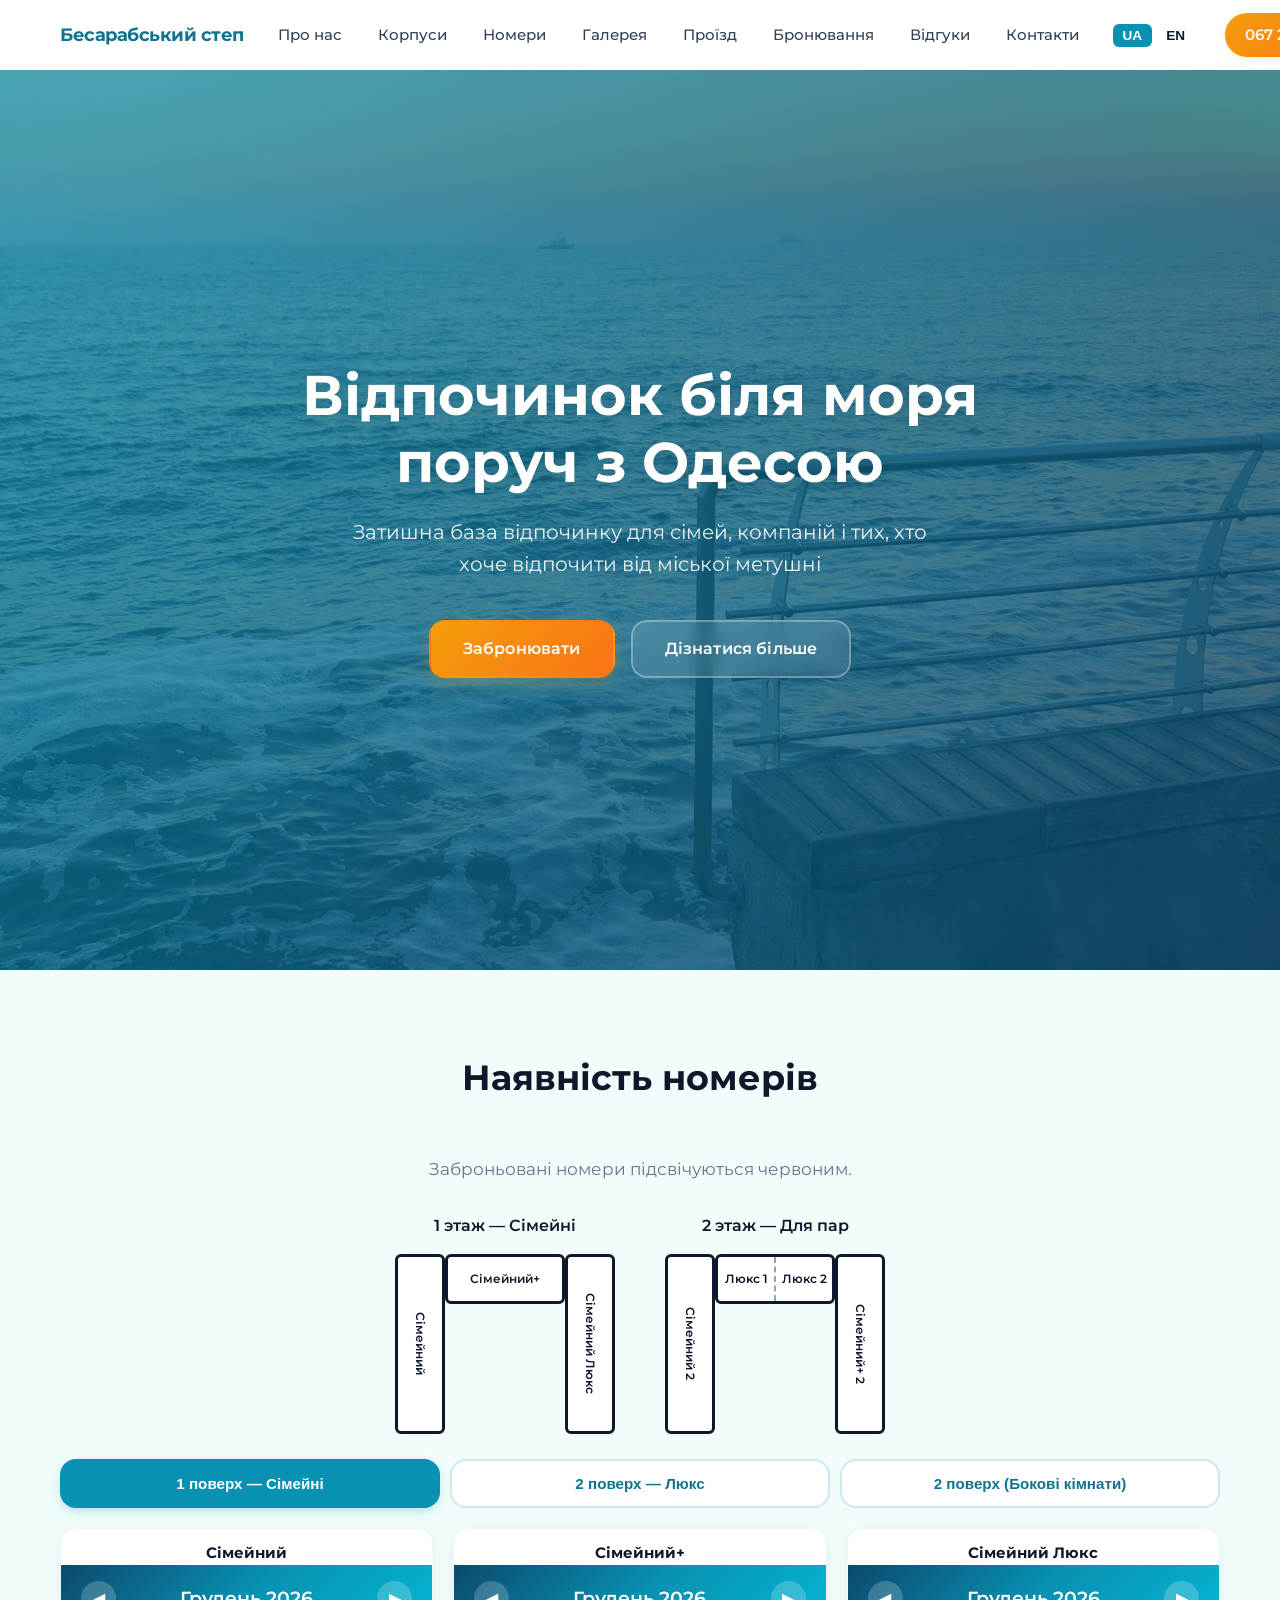
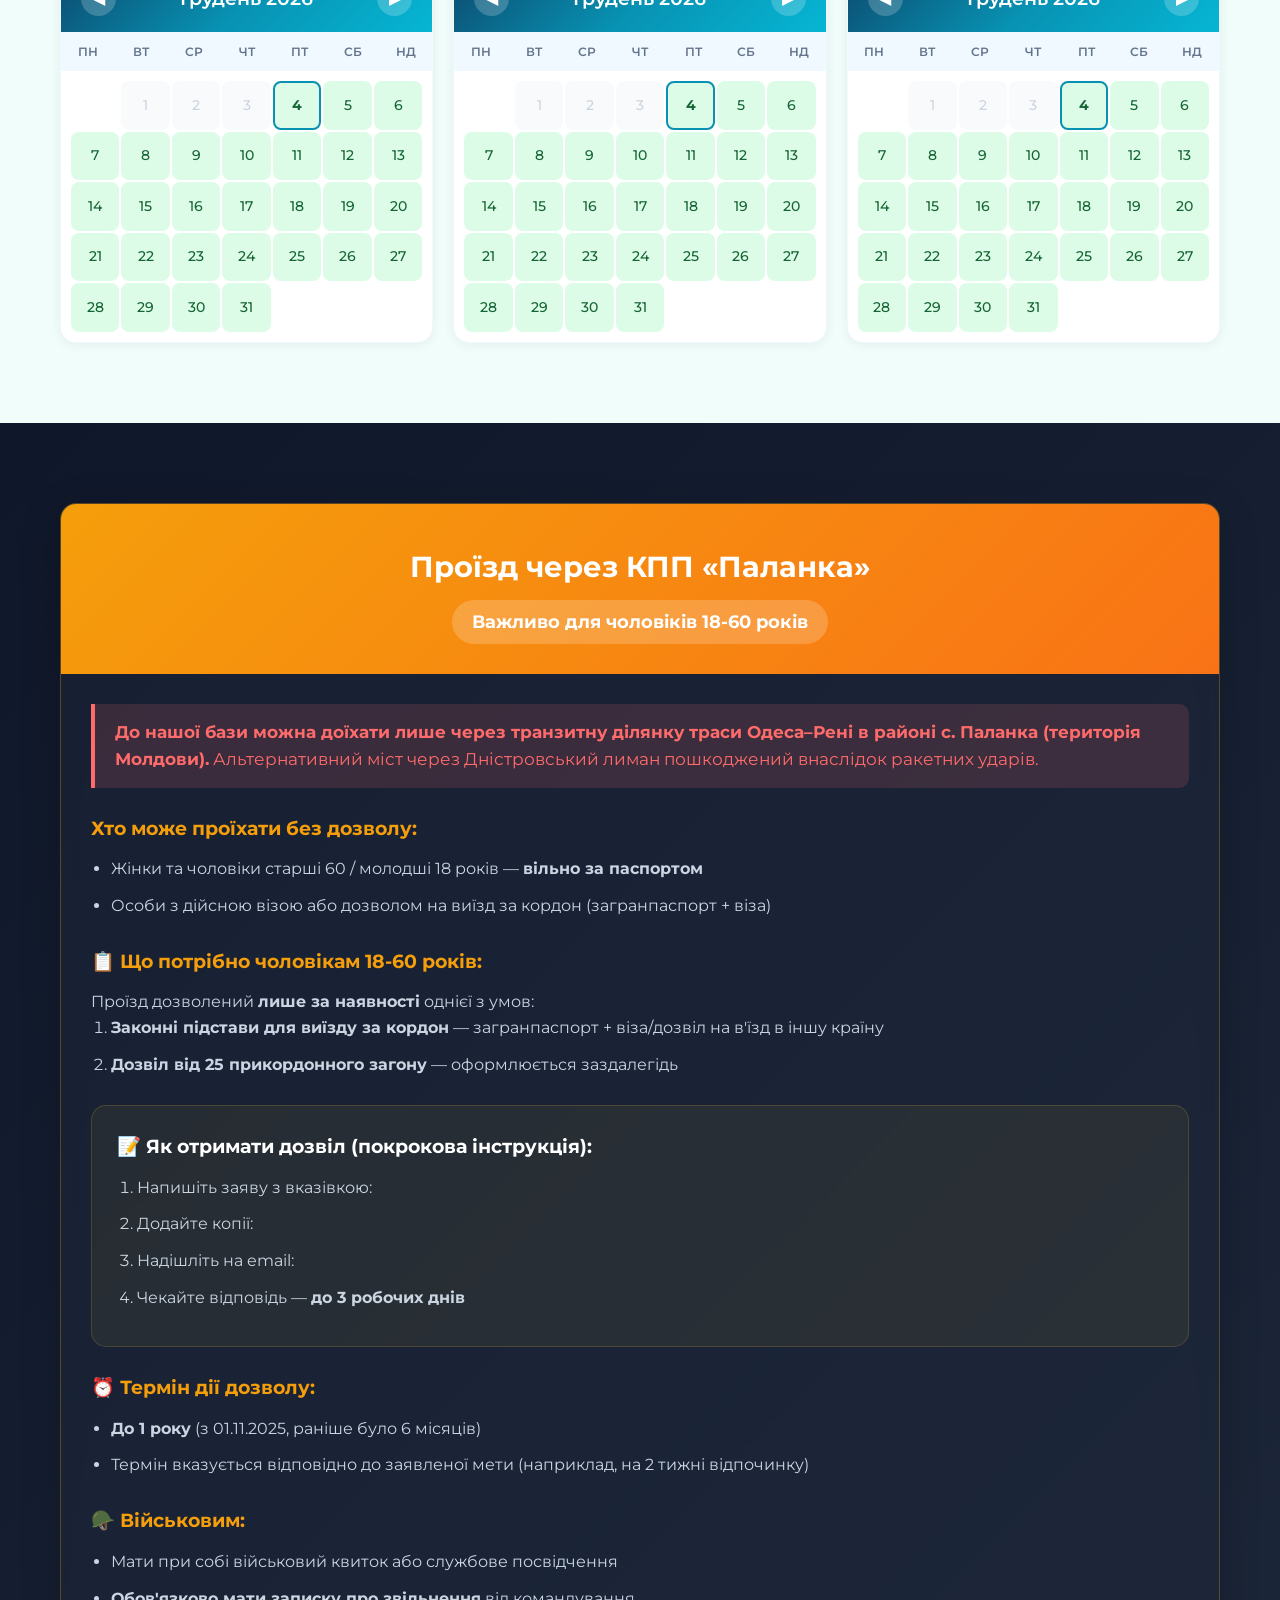
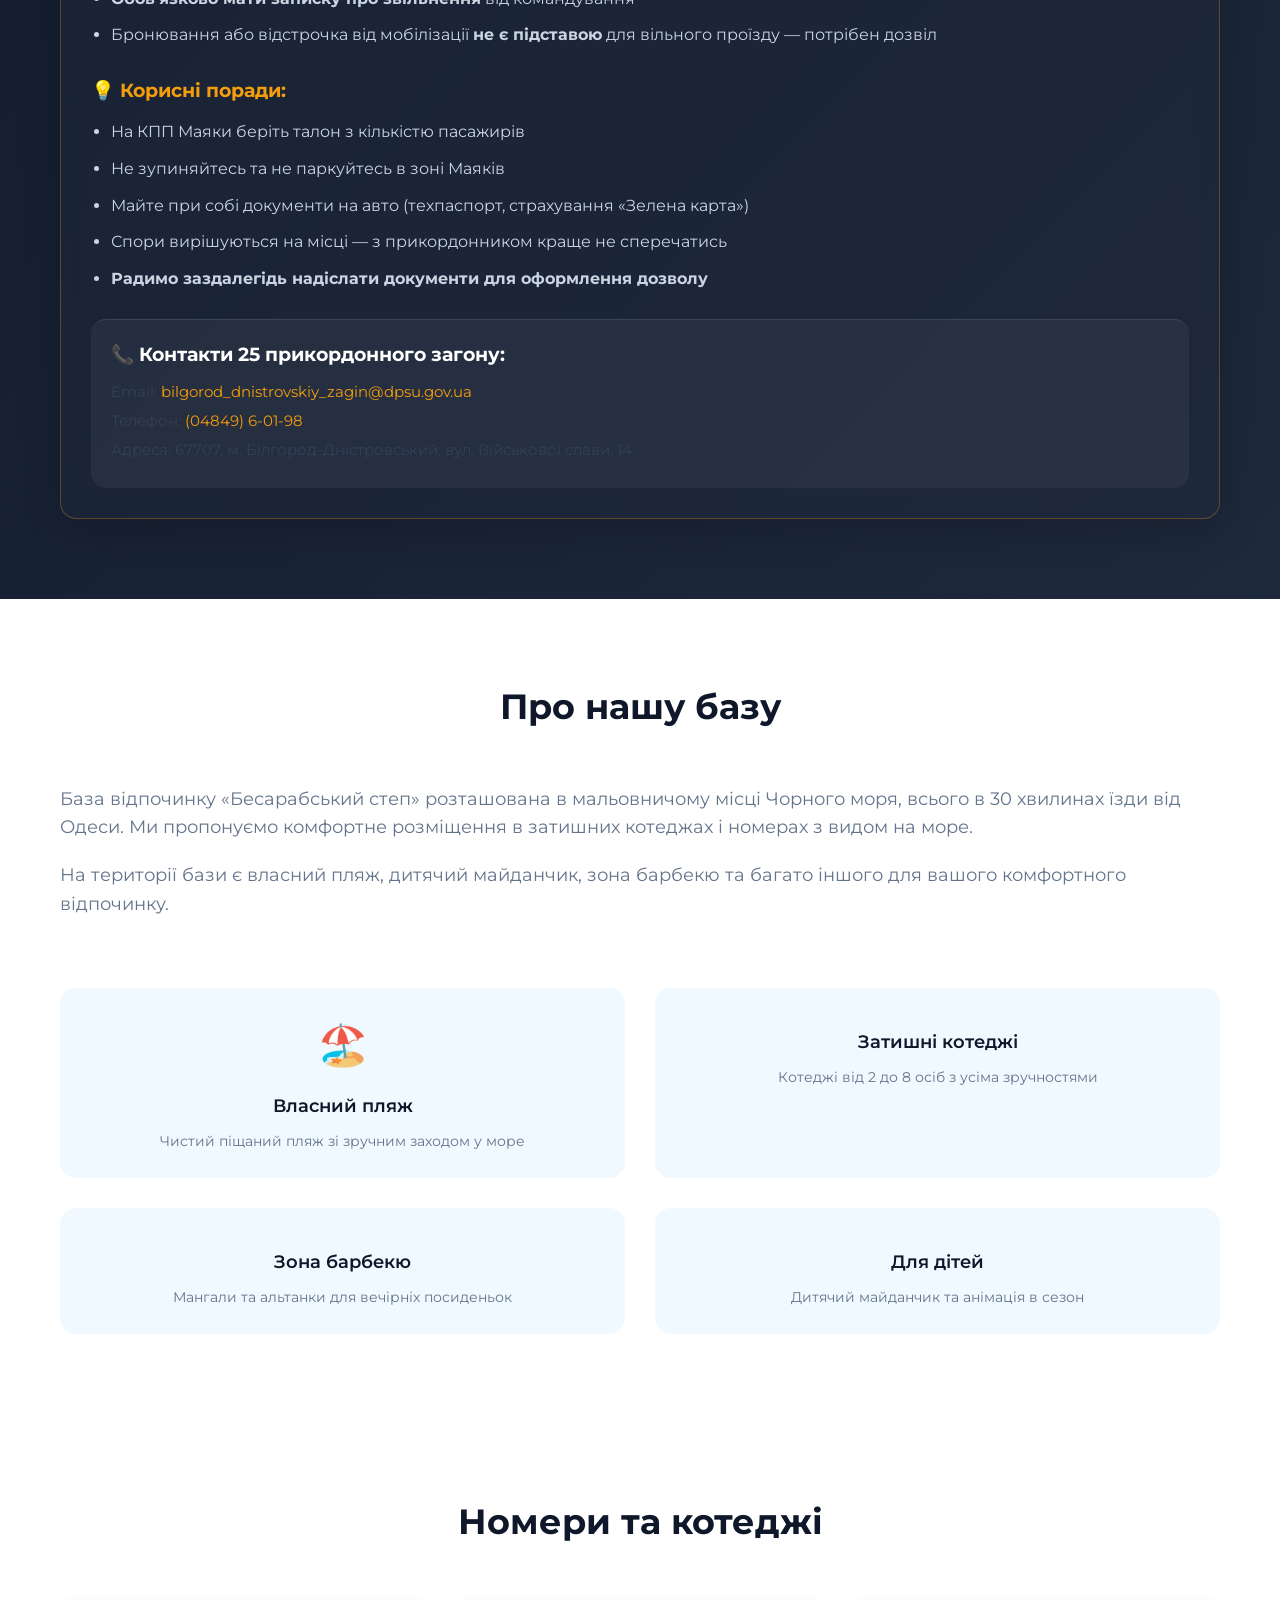
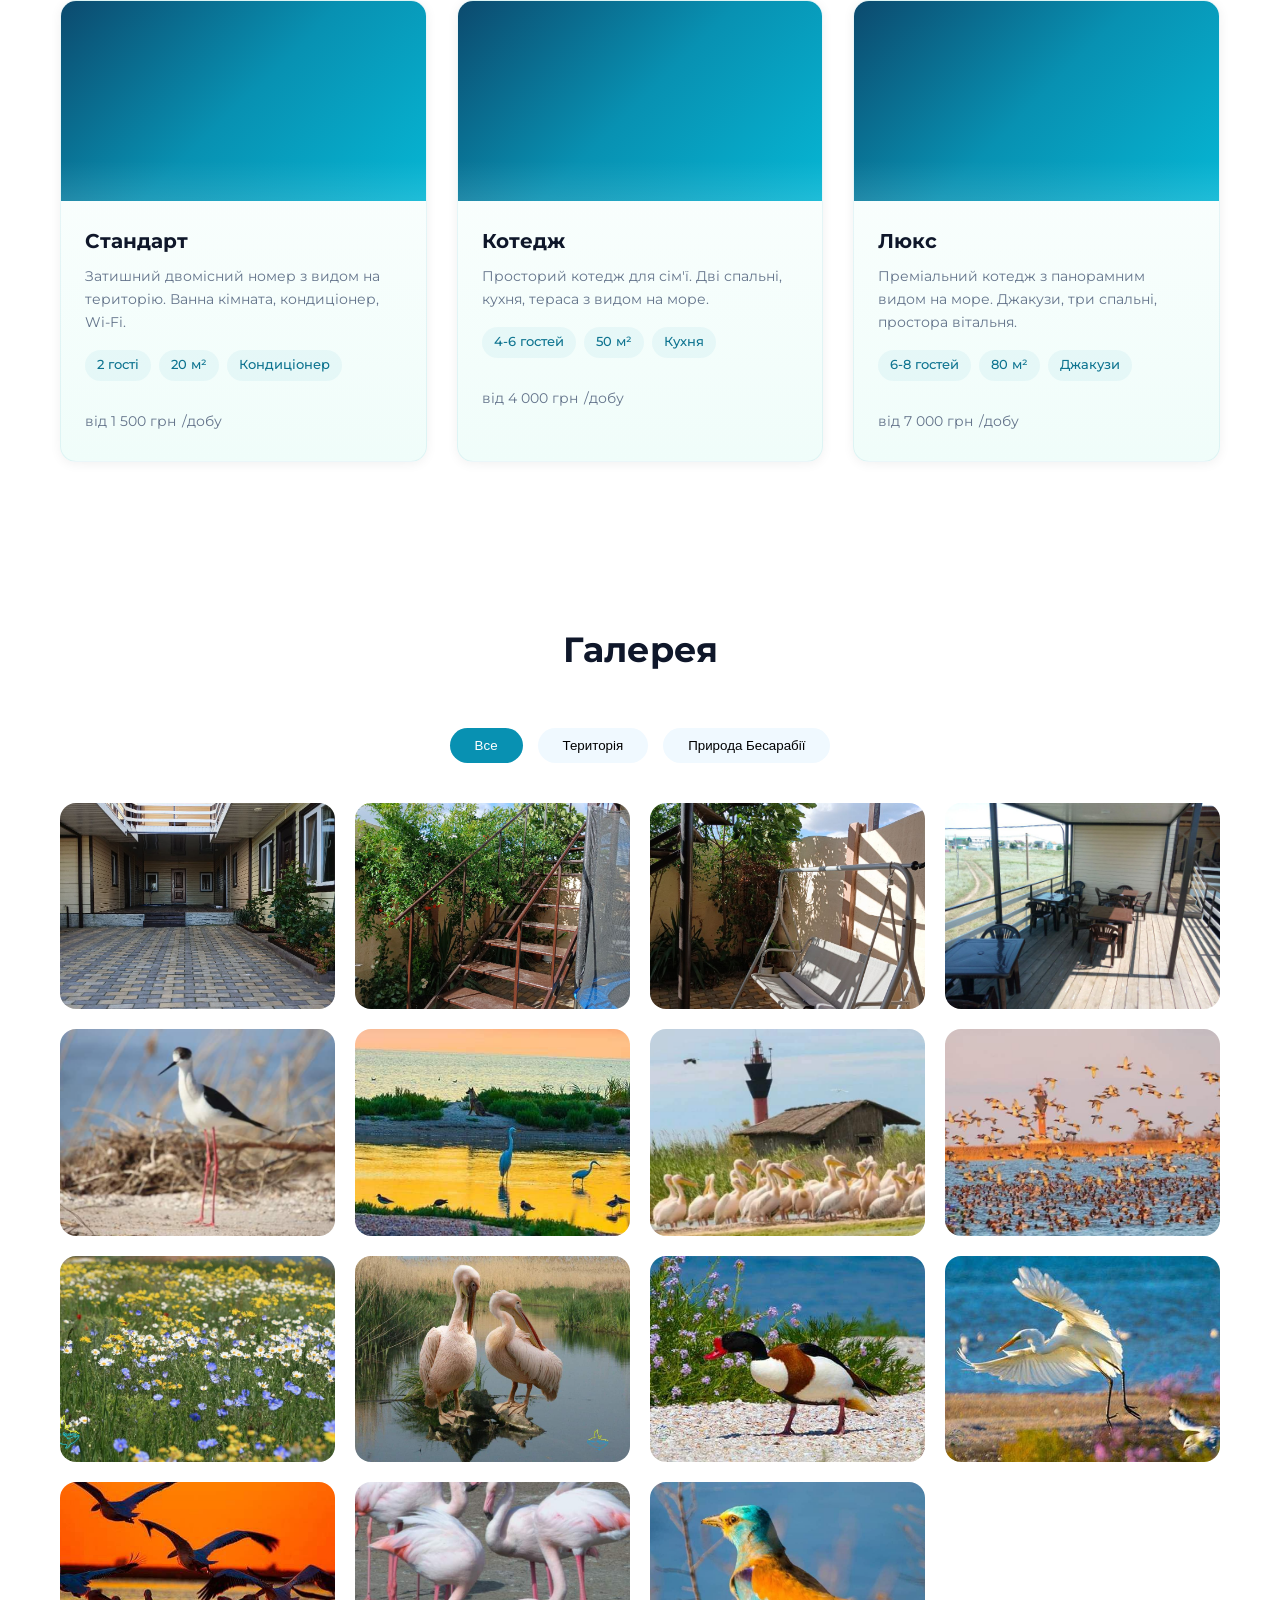
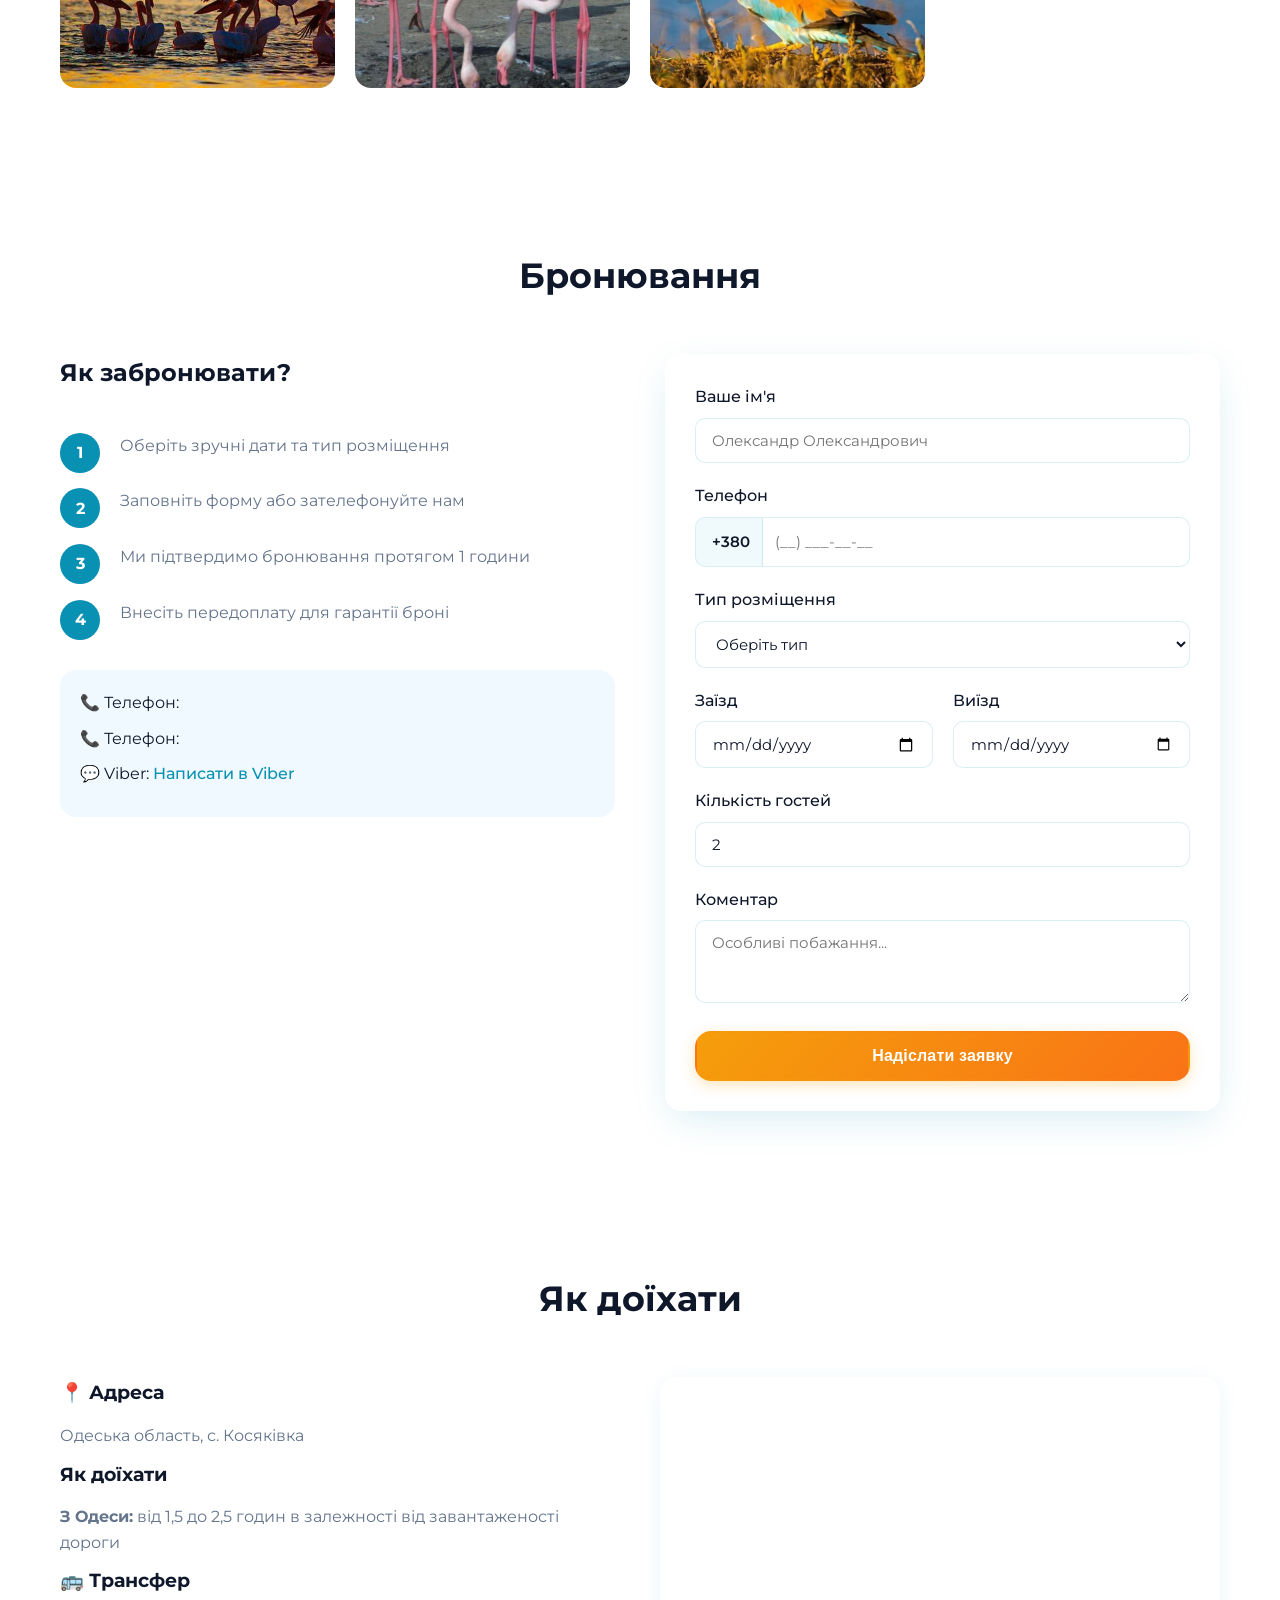
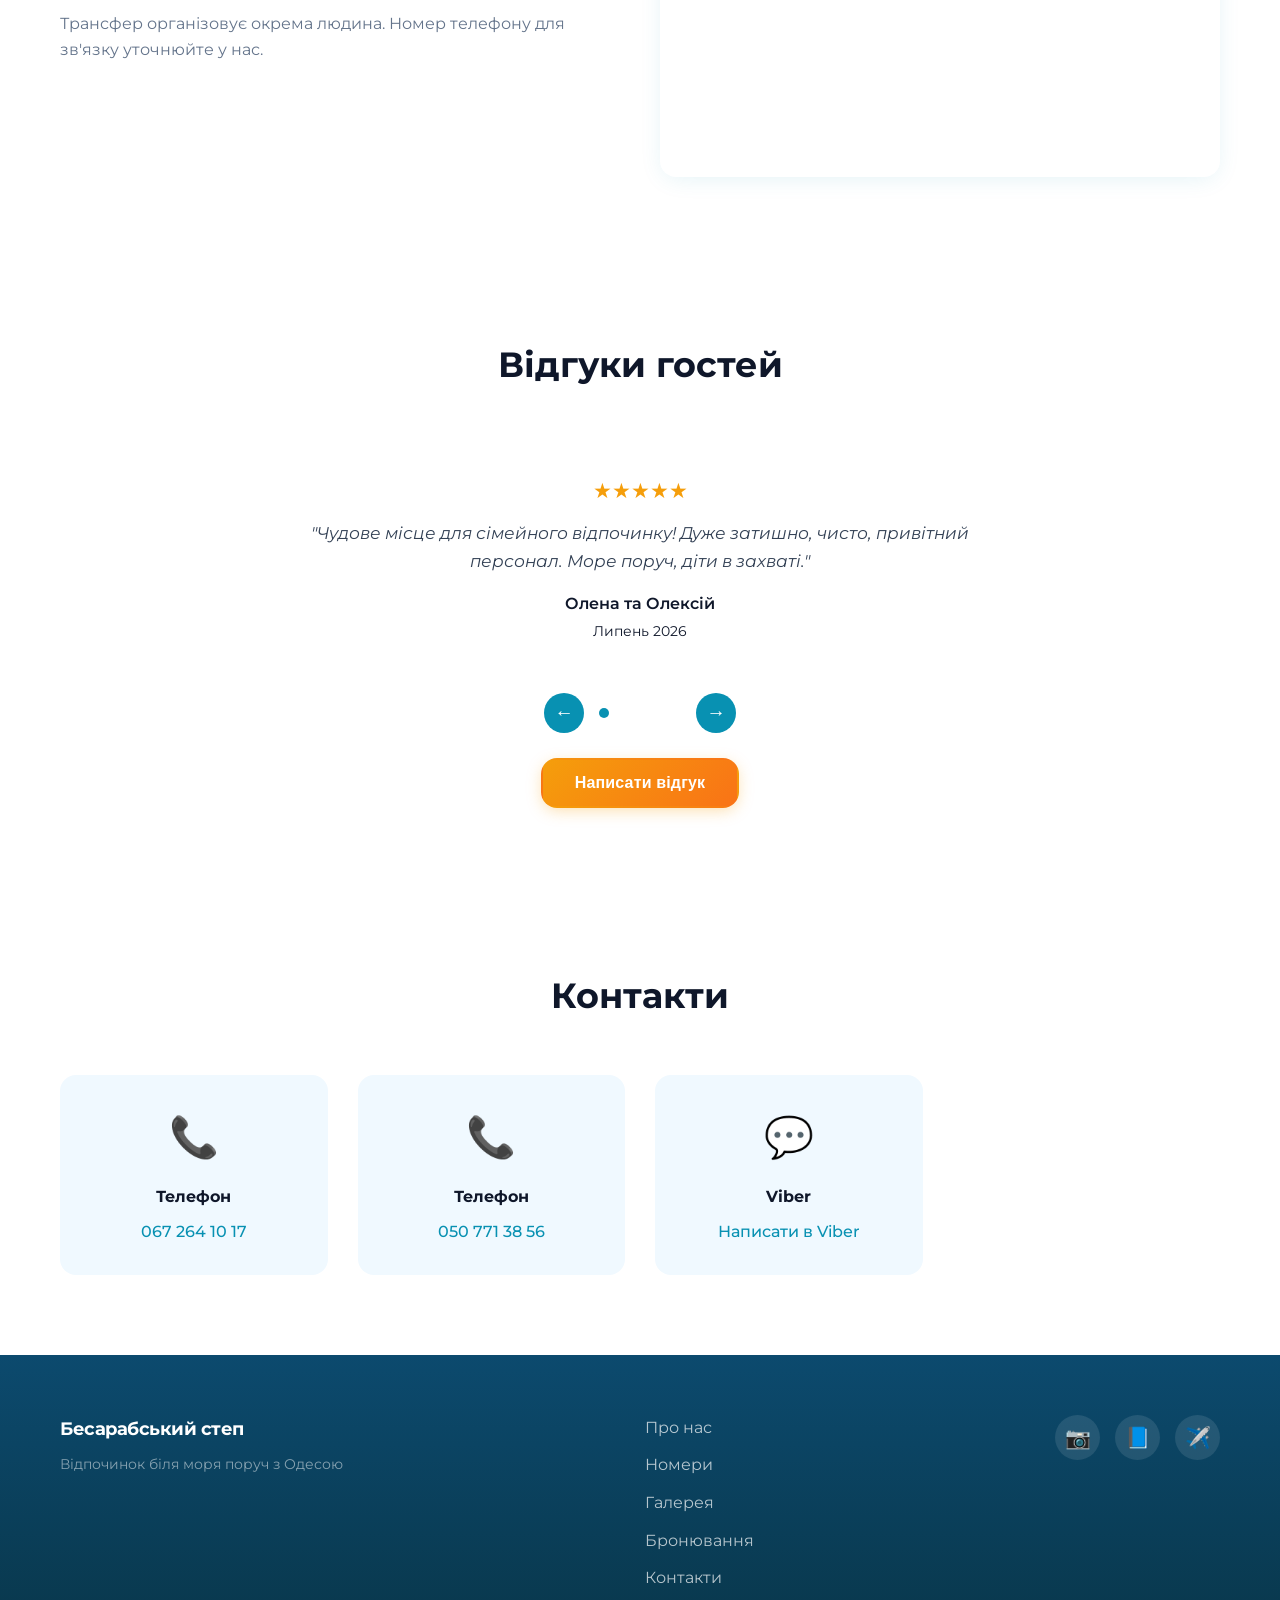
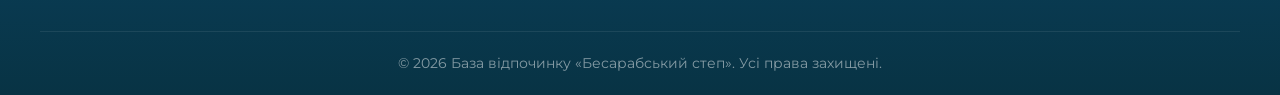
<file: index.html>
<!DOCTYPE html>
<html lang="uk">
<head>
    <meta charset="UTF-8">
    <meta name="viewport" content="width=device-width, initial-scale=1.0">
    <title>База Відпочинку "Бесарабський степ" — Відпочинок біля моря поруч з Одесою</title>
    <meta name="description" content="База відпочинку Бесарабський степ — затишне місце для сімейного відпочинку біля Чорного моря поруч з Одесою. Котеджі, номери, пляж, анімація. Ціни від 1500 грн/добу.">
    <meta name="keywords" content="база відпочинку одеса, відпочинок біля моря одеса, Бесарабський степ, котеджі одеса, номери одеса, сімейний відпочинок одеса, Чорне море відпочинок">
    <meta name="author" content="Бесарабський степ">
    <meta name="robots" content="index, follow">
    <link rel="canonical" href="https://neo-gh0st.github.io/besarabskyi-step/">

    <!-- Open Graph / Facebook -->
    <meta property="og:type" content="website">
    <meta property="og:url" content="https://neo-gh0st.github.io/besarabskyi-step/">
    <meta property="og:title" content="Бесарабський степ — Відпочинок біля моря поруч з Одесою">
    <meta property="og:description" content="Затишна база відпочинку для сімей, компаній і тих, хто хоче відпочити від міської метушні. Котеджі, номери, пляж. Ціни від 1500 грн/добу.">
    <meta property="og:image" content="https://images.pexels.com/photos/36351184/pexels-photo-36351184.jpeg?auto=compress&cs=tinysrgb&w=1200">
    <meta property="og:image:width" content="1200">
    <meta property="og:image:height" content="630">
    <meta property="og:locale" content="uk_UA">
    <meta property="og:site_name" content="Бесарабський степ">

    <!-- Twitter -->
    <meta name="twitter:card" content="summary_large_image">
    <meta name="twitter:url" content="https://neo-gh0st.github.io/besarabskyi-step/">
    <meta name="twitter:title" content="Бесарабський степ — Відпочинок біля моря поруч з Одесою">
    <meta name="twitter:description" content="Затишна база відпочинку для сімей, компаній і тих, хто хоче відпочити від міської метушні.">
    <meta name="twitter:image" content="https://images.pexels.com/photos/36351184/pexels-photo-36351184.jpeg?auto=compress&cs=tinysrgb&w=1200">

    <!-- Geo -->
    <meta name="geo.region" content="UA-51">
    <meta name="geo.placename" content="Одеська область">
    <meta name="geo.position" content="45.650333;29.827769">
    <meta name="ICBM" content="45.650333, 29.827769">

    <!-- Schema.org -->
    <script type="application/ld+json">
    {
        "@context": "https://schema.org",
        "@type": "LodgingBusiness",
        "name": "Бесарабський степ",
        "alternateName": "Besarabskyi Step",
        "description": "База відпочинку біля Чорного моря поруч з Одесою. Сімейний відпочинок, котеджі, номери.",
        "url": "https://neo-gh0st.github.io/besarabskyi-step/",
        "telephone": ["+380672641017", "+380507713856"],
        "address": {
            "@type": "PostalAddress",
            "addressRegion": "Одеська область",
            "addressCountry": "UA"
        },
        "geo": {
            "@type": "GeoCoordinates",
            "latitude": 45.650333,
            "longitude": 29.827769
        },
        "image": "https://images.pexels.com/photos/36351184/pexels-photo-36351184.jpeg?auto=compress&cs=tinysrgb&w=1200",
        "priceRange": "1500-3000 UAH",
        "openingHoursSpecification": {
            "@type": "OpeningHoursSpecification",
            "dayOfWeek": ["Monday","Tuesday","Wednesday","Thursday","Friday","Saturday","Sunday"],
            "opens": "00:00",
            "closes": "23:59"
        },
        "sameAs": []
    }
    </script>

    <link rel="stylesheet" href="css/style.css">
    <link rel="preconnect" href="https://fonts.googleapis.com">
    <link rel="preconnect" href="https://fonts.gstatic.com" crossorigin>
    <link href="https://fonts.googleapis.com/css2?family=Montserrat:wght@400;500;600;700&display=swap" rel="stylesheet">
</head>
<body>
    <header class="header" id="header">
        <div class="container header__inner">
            <a href="#" class="logo">
                    <span class="logo__icon"></span>
                <span class="logo__text" data-i18n="logo_text">Бесарабський степ</span>
            </a>
            <nav class="nav" id="nav">
                <a href="#about" class="nav__link" data-i18n="nav_about">Про нас</a>
                <a href="#layout" class="nav__link" data-i18n="nav_layout">Корпуси</a>
                <a href="#rooms" class="nav__link" data-i18n="nav_rooms">Номери</a>
                <a href="#gallery" class="nav__link" data-i18n="nav_gallery">Галерея</a>
                <a href="#checkpoint" class="nav__link" data-i18n="nav_checkpoint">Проїзд</a>
                <a href="#booking" class="nav__link" data-i18n="nav_booking">Бронювання</a>
                <a href="#reviews" class="nav__link" data-i18n="nav_reviews">Відгуки</a>
                <a href="#contacts" class="nav__link" data-i18n="nav_contacts">Контакти</a>
            </nav>
            <div class="lang-switcher">
                <button class="lang-btn active" data-lang="uk">UA</button>
                <button class="lang-btn" data-lang="en">EN</button>
            </div>
            <a href="tel:+380672641017" class="header__phone">067 264 10 17</a>
            <button class="burger" id="burger" aria-label="Меню">
                <span></span>
                <span></span>
                <span></span>
            </button>
        </div>
    </header>

    <main>
        <section class="hero" id="hero">
            <div class="hero__overlay"></div>
            <div class="container hero__content">
                <h1 class="hero__title" data-i18n="hero_title">Відпочинок біля моря<br>поруч з Одесою</h1>
                <p class="hero__subtitle" data-i18n="hero_subtitle">Затишна база відпочинку для сімей, компаній і тих, хто хоче відпочити від міської метушні</p>
                <div class="hero__buttons">
                    <a href="#booking" class="btn btn--primary" data-i18n="hero_btn_book">Забронювати</a>
                    <a href="#about" class="btn btn--outline" data-i18n="hero_btn_more">Дізнатися більше</a>
                </div>
            </div>
        </section>

        <section class="layout section" id="layout">
            <div class="container">
                <h2 class="section__title" data-i18n="layout_title">Наявність номерів</h2>
                <p class="layout__subtitle" data-i18n="layout_subtitle">Заброньовані номери підсвічуються червоним.</p>

                <div class="plan-floors">
                    <div class="plan-floor">
                        <h3 class="plan-floor__title" data-i18n="floor1_title">1 этаж — Сімейні</h3>
                        <div class="plan-p">
                            <div class="plan-p__left" data-room="family" id="plan1Left">
                                <span data-i18n="plan_family">Сімейний</span>
                            </div>
                            <div class="plan-p__top" data-room="family-plus" id="plan1Top">
                                <span data-i18n="plan_family_plus">Сімейний+</span>
                            </div>
                            <div class="plan-p__right" data-room="family-lux" id="plan1Right">
                                <span data-i18n="plan_family_lux">Сімейний Люкс</span>
                            </div>
                        </div>
                    </div>

                    <div class="plan-floor">
                        <h3 class="plan-floor__title" data-i18n="floor2_title">2 этаж — Для пар</h3>
                        <div class="plan-p">
                            <div class="plan-p__left" data-room="family-2" id="plan2Left">
                                <span data-i18n="plan_family_2">Сімейний 2</span>
                            </div>
                            <div class="plan-p__top plan-p__top--split">
                                <div class="plan-p__room" data-room="double-lux-1" id="plan2Top1">
                                    <span data-i18n="plan_lux_1">Люкс 1</span>
                                </div>
                                <div class="plan-p__room" data-room="double-lux-2" id="plan2Top2">
                                    <span data-i18n="plan_lux_2">Люкс 2</span>
                                </div>
                            </div>
                            <div class="plan-p__right" data-room="family-plus-2" id="plan2Right">
                                <span data-i18n="plan_family_plus_2">Сімейний+ 2</span>
                            </div>
                        </div>
                    </div>
                </div>

                <div class="floor-tabs">
                    <button class="floor-tab floor-tab--active" data-floor="1" data-i18n="floor_tab_1">1 поверх — Сімейні</button>
                    <button class="floor-tab" data-floor="2" data-i18n="floor_tab_2">2 поверх — Люкс</button>
                    <button class="floor-tab" data-floor="3" data-i18n="floor_tab_3">2 поверх (Бокові кімнати)</button>
                </div>

                <div class="floor-content" id="floor1">
                    <div class="calendars-row">
                        <div class="calendar">
                            <div class="calendar__type-name" data-i18n="cal_family">Сімейний</div>
                            <div class="calendar__header">
                                <button class="calendar__nav calendar__prev" id="calPrevFamily">&#9664;</button>
                                <h3 class="calendar__month" id="calMonthFamily"></h3>
                                <button class="calendar__nav calendar__next" id="calNextFamily">&#9654;</button>
                            </div>
                            <div class="calendar__weekdays">
                                <div data-i18n="wd_mon">Пн</div><div data-i18n="wd_tue">Вт</div><div data-i18n="wd_wed">Ср</div><div data-i18n="wd_thu">Чт</div><div data-i18n="wd_fri">Пт</div><div data-i18n="wd_sat">Сб</div><div data-i18n="wd_sun">Нд</div>
                            </div>
                            <div class="calendar__days" id="calDaysFamily"></div>
                        </div>

                        <div class="calendar">
                            <div class="calendar__type-name" data-i18n="cal_family_plus">Сімейний+</div>
                            <div class="calendar__header">
                                <button class="calendar__nav calendar__prev" id="calPrevFamilyPlus">&#9664;</button>
                                <h3 class="calendar__month" id="calMonthFamilyPlus"></h3>
                                <button class="calendar__nav calendar__next" id="calNextFamilyPlus">&#9654;</button>
                            </div>
                            <div class="calendar__weekdays">
                                <div data-i18n="wd_mon">Пн</div><div data-i18n="wd_tue">Вт</div><div data-i18n="wd_wed">Ср</div><div data-i18n="wd_thu">Чт</div><div data-i18n="wd_fri">Пт</div><div data-i18n="wd_sat">Сб</div><div data-i18n="wd_sun">Нд</div>
                            </div>
                            <div class="calendar__days" id="calDaysFamilyPlus"></div>
                        </div>

                        <div class="calendar">
                            <div class="calendar__type-name" data-i18n="cal_family_lux">Сімейний Люкс</div>
                            <div class="calendar__header">
                                <button class="calendar__nav calendar__prev" id="calPrevFamilyLux">&#9664;</button>
                                <h3 class="calendar__month" id="calMonthFamilyLux"></h3>
                                <button class="calendar__nav calendar__next" id="calNextFamilyLux">&#9654;</button>
                            </div>
                            <div class="calendar__weekdays">
                                <div data-i18n="wd_mon">Пн</div><div data-i18n="wd_tue">Вт</div><div data-i18n="wd_wed">Ср</div><div data-i18n="wd_thu">Чт</div><div data-i18n="wd_fri">Пт</div><div data-i18n="wd_sat">Сб</div><div data-i18n="wd_sun">Нд</div>
                            </div>
                            <div class="calendar__days" id="calDaysFamilyLux"></div>
                        </div>
                    </div>
                </div>

                <div class="floor-content" id="floor2" style="display:none;">
                    <div class="calendars-row">
                        <div class="calendar">
                            <div class="calendar__type-name" data-i18n="cal_lux_1">Люкс 1</div>
                            <div class="calendar__header">
                                <button class="calendar__nav calendar__prev" id="calPrevDoubleLux1">&#9664;</button>
                                <h3 class="calendar__month" id="calMonthDoubleLux1"></h3>
                                <button class="calendar__nav calendar__next" id="calNextDoubleLux1">&#9654;</button>
                            </div>
                            <div class="calendar__weekdays">
                                <div data-i18n="wd_mon">Пн</div><div data-i18n="wd_tue">Вт</div><div data-i18n="wd_wed">Ср</div><div data-i18n="wd_thu">Чт</div><div data-i18n="wd_fri">Пт</div><div data-i18n="wd_sat">Сб</div><div data-i18n="wd_sun">Нд</div>
                            </div>
                            <div class="calendar__days" id="calDaysDoubleLux1"></div>
                        </div>

                        <div class="calendar">
                            <div class="calendar__type-name" data-i18n="cal_lux_2">Люкс 2</div>
                            <div class="calendar__header">
                                <button class="calendar__nav calendar__prev" id="calPrevDoubleLux2">&#9664;</button>
                                <h3 class="calendar__month" id="calMonthDoubleLux2"></h3>
                                <button class="calendar__nav calendar__next" id="calNextDoubleLux2">&#9654;</button>
                            </div>
                            <div class="calendar__weekdays">
                                <div data-i18n="wd_mon">Пн</div><div data-i18n="wd_tue">Вт</div><div data-i18n="wd_wed">Ср</div><div data-i18n="wd_thu">Чт</div><div data-i18n="wd_fri">Пт</div><div data-i18n="wd_sat">Сб</div><div data-i18n="wd_sun">Нд</div>
                            </div>
                            <div class="calendar__days" id="calDaysDoubleLux2"></div>
                        </div>
                    </div>
                </div>

                <div class="floor-content" id="floor3" style="display:none;">
                    <div class="calendars-row">
                        <div class="calendar">
                            <div class="calendar__type-name" data-i18n="cal_family_2">Сімейний 2</div>
                            <div class="calendar__header">
                                <button class="calendar__nav calendar__prev" id="calPrevFamily2">&#9664;</button>
                                <h3 class="calendar__month" id="calMonthFamily2"></h3>
                                <button class="calendar__nav calendar__next" id="calNextFamily2">&#9654;</button>
                            </div>
                            <div class="calendar__weekdays">
                                <div data-i18n="wd_mon">Пн</div><div data-i18n="wd_tue">Вт</div><div data-i18n="wd_wed">Ср</div><div data-i18n="wd_thu">Чт</div><div data-i18n="wd_fri">Пт</div><div data-i18n="wd_sat">Сб</div><div data-i18n="wd_sun">Нд</div>
                            </div>
                            <div class="calendar__days" id="calDaysFamily2"></div>
                        </div>

                        <div class="calendar">
                            <div class="calendar__type-name" data-i18n="cal_family_plus_2">Сімейний+ 2</div>
                            <div class="calendar__header">
                                <button class="calendar__nav calendar__prev" id="calPrevFamilyPlus2">&#9664;</button>
                                <h3 class="calendar__month" id="calMonthFamilyPlus2"></h3>
                                <button class="calendar__nav calendar__next" id="calNextFamilyPlus2">&#9654;</button>
                            </div>
                            <div class="calendar__weekdays">
                                <div data-i18n="wd_mon">Пн</div><div data-i18n="wd_tue">Вт</div><div data-i18n="wd_wed">Ср</div><div data-i18n="wd_thu">Чт</div><div data-i18n="wd_fri">Пт</div><div data-i18n="wd_sat">Сб</div><div data-i18n="wd_sun">Нд</div>
                            </div>
                            <div class="calendar__days" id="calDaysFamilyPlus2"></div>
                        </div>
                    </div>
                </div>

            </div>
        </section>

        <section class="checkpoint section" id="checkpoint">
            <div class="container">
                <div class="checkpoint__card">
                    <div class="checkpoint__header">
                        <span class="checkpoint__icon"></span>
                        <h2 class="checkpoint__title" data-i18n="checkpoint_heading">Проїзд через КПП «Паланка»</h2>
                        <span class="checkpoint__warning" data-i18n="checkpoint_warning">Важливо для чоловіків 18-60 років</span>
                    </div>
                    <div class="checkpoint__body">
                        <div class="checkpoint__alert" data-i18n="checkpoint_alert">
                            <strong>До нашої бази можна доїхати лише через транзитну ділянку траси Одеса–Рені в районі с. Паланка (територія Молдови).</strong> Альтернативний міст через Дністровський лиман пошкоджений внаслідок ракетних ударів.
                        </div>

                        <div class="checkpoint__section">
                            <h3 data-i18n="checkpoint_who_title">Хто може проїхати без дозволу:</h3>
                            <ul>
                                <li data-i18n="checkpoint_who_1">Жінки та чоловіки старші 60 / молодші 18 років — <strong>вільно за паспортом</strong></li>
                                <li data-i18n="checkpoint_who_2">Особи з дійсною візою або дозволом на виїзд за кордон (загранпаспорт + віза)</li>
                            </ul>
                        </div>

                        <div class="checkpoint__section">
                            <h3 data-i18n="checkpoint_men_title">📋 Що потрібно чоловікам 18-60 років:</h3>
                            <p data-i18n="checkpoint_men_text">Проїзд дозволений <strong>лише за наявності</strong> однієї з умов:</p>
                            <ol>
                                <li data-i18n="checkpoint_men_1"><strong>Законні підстави для виїзду за кордон</strong> — загранпаспорт + віза/дозвіл на в'їзд в іншу країну</li>
                                <li data-i18n="checkpoint_men_2"><strong>Дозвіл від 25 прикордонного загону</strong> — оформлюється заздалегідь</li>
                            </ol>
                        </div>

                        <div class="checkpoint__section checkpoint__section--highlight">
                            <h3 data-i18n="checkpoint_how_title">📝 Як отримати дозвіл (покрокова інструкція):</h3>
                            <ol>
                                <li data-i18n="checkpoint_how_1">Напишіть заяву з вказівкою:
                                    <ul>
                                        <li data-i18n="checkpoint_how_1a">ПІБ, дата народження</li>
                                        <li data-i18n="checkpoint_how_1b">Мета поїздки (відпочинок, база відпочинку «Бесарабський степ»)</li>
                                        <li data-i18n="checkpoint_how_1c">Бажані дати проїзду</li>
                                    </ul>
                                </li>
                                <li data-i18n="checkpoint_how_2">Додайте копії:
                                    <ul>
                                        <li data-i18n="checkpoint_how_2a">Паспорта громадянина України (1-2 сторінки)</li>
                                        <li data-i18n="checkpoint_how_2b">Військово-облікових документів (для військовозобов'язаних)</li>
                                        <li data-i18n="checkpoint_how_2c">Документів, що підтверджують мету (бронювання житла, путівка)</li>
                                    </ul>
                                </li>
                                <li data-i18n="checkpoint_how_3">Надішліть на email: <a href="mailto:bilgorod_dnistrovskiy_zagin@dpsu.gov.ua">bilgorod_dnistrovskiy_zagin@dpsu.gov.ua</a></li>
                                <li data-i18n="checkpoint_how_4">Чекайте відповідь — <strong>до 3 робочих днів</strong></li>
                            </ol>
                        </div>

                        <div class="checkpoint__section">
                            <h3 data-i18n="checkpoint_valid_title">⏰ Термін дії дозволу:</h3>
                            <ul>
                                <li data-i18n="checkpoint_valid_1"><strong>До 1 року</strong> (з 01.11.2025, раніше було 6 місяців)</li>
                                <li data-i18n="checkpoint_valid_2">Термін вказується відповідно до заявленої мети (наприклад, на 2 тижні відпочинку)</li>
                            </ul>
                        </div>

                        <div class="checkpoint__section">
                            <h3 data-i18n="checkpoint_army_title">🪖 Військовим:</h3>
                            <ul>
                                <li data-i18n="checkpoint_army_1">Мати при собі військовий квиток або службове посвідчення</li>
                                <li data-i18n="checkpoint_army_2"><strong>Обов'язково мати записку про звільнення</strong> від командування</li>
                                <li data-i18n="checkpoint_army_3">Бронювання або відстрочка від мобілізації <strong>не є підставою</strong> для вільного проїзду — потрібен дозвіл</li>
                            </ul>
                        </div>

                        <div class="checkpoint__section">
                            <h3 data-i18n="checkpoint_tips_title">💡 Корисні поради:</h3>
                            <ul>
                                <li data-i18n="checkpoint_tips_1">На КПП Маяки беріть талон з кількістю пасажирів</li>
                                <li data-i18n="checkpoint_tips_2">Не зупиняйтесь та не паркуйтесь в зоні Маяків</li>
                                <li data-i18n="checkpoint_tips_3">Майте при собі документи на авто (техпаспорт, страхування «Зелена карта»)</li>
                                <li data-i18n="checkpoint_tips_4">Спори вирішуються на місці — з прикордонником краще не сперечатись</li>
                                <li data-i18n="checkpoint_tips_5"><strong>Радимо заздалегідь надіслати документи для оформлення дозволу</strong></li>
                            </ul>
                        </div>

                        <div class="checkpoint__contacts">
                            <h3 data-i18n="checkpoint_contacts_title">📞 Контакти 25 прикордонного загону:</h3>
                            <p><span data-i18n="checkpoint_contacts_email">Email:</span> <a href="mailto:bilgorod_dnistrovskiy_zagin@dpsu.gov.ua">bilgorod_dnistrovskiy_zagin@dpsu.gov.ua</a></p>
                            <p><span data-i18n="checkpoint_contacts_phone">Телефон:</span> <a href="tel:+380484960198">(04849) 6-01-98</a></p>
                            <p><span data-i18n="checkpoint_contacts_address">Адреса:</span> 67707, м. Білгород-Дністровський, вул. Військової слави, 14</p>
                        </div>
                    </div>
                </div>
            </div>
        </section>

        <section class="about section" id="about">
            <div class="container">
                <h2 class="section__title" data-i18n="about_title">Про нашу базу</h2>
                <div class="about__grid">
                    <div class="about__text">
                        <p data-i18n="about_p1">База відпочинку «Бесарабський степ» розташована в мальовничому місці Чорного моря, всього в 30 хвилинах їзди від Одеси. Ми пропонуємо комфортне розміщення в затишних котеджах і номерах з видом на море.</p>
                        <p data-i18n="about_p2">На території бази є власний пляж, дитячий майданчик, зона барбекю та багато іншого для вашого комфортного відпочинку.</p>
                    </div>
                    <div class="about__features">
                        <div class="feature">
                            <div class="feature__icon">🏖️</div>
                            <h3 class="feature__title" data-i18n="feature1_title">Власний пляж</h3>
                            <p class="feature__text" data-i18n="feature1_text">Чистий піщаний пляж зі зручним заходом у море</p>
                        </div>
                        <div class="feature">
                            <div class="feature__icon"></div>
                            <h3 class="feature__title" data-i18n="feature2_title">Затишні котеджі</h3>
                            <p class="feature__text" data-i18n="feature2_text">Котеджі від 2 до 8 осіб з усіма зручностями</p>
                        </div>
                        <div class="feature">
                            <div class="feature__icon"></div>
                            <h3 class="feature__title" data-i18n="feature3_title">Зона барбекю</h3>
                            <p class="feature__text" data-i18n="feature3_text">Мангали та альтанки для вечірніх посиденьок</p>
                        </div>
                        <div class="feature">
                            <div class="feature__icon"></div>
                            <h3 class="feature__title" data-i18n="feature4_title">Для дітей</h3>
                            <p class="feature__text" data-i18n="feature4_text">Дитячий майданчик та анімація в сезон</p>
                        </div>
                    </div>
                </div>
            </div>
        </section>

        <section class="rooms section" id="rooms">
            <div class="container">
                <h2 class="section__title" data-i18n="rooms_title">Номери та котеджі</h2>
                <div class="rooms__grid">
                    <div class="room-card">
                        <div class="room-card__image">
                            <div class="room-card__placeholder"></div>
                        </div>
                        <div class="room-card__content">
                            <h3 class="room-card__title" data-i18n="room_standard_title">Стандарт</h3>
                            <p class="room-card__description" data-i18n="room_standard_desc">Затишний двомісний номер з видом на територію. Ванна кімната, кондиціонер, Wi-Fi.</p>
                            <ul class="room-card__features">
                                <li data-i18n="room_standard_guests">2 гості</li>
                                <li data-i18n="room_standard_area">20 м²</li>
                                <li data-i18n="room_standard_ac">Кондиціонер</li>
                            </ul>
                            <div class="room-card__price"><span data-i18n="room_standard_price">від 1 500 грн</span> <span data-i18n="per_day">/добу</span></div>
                        </div>
                    </div>
                    <div class="room-card">
                        <div class="room-card__image">
                            <div class="room-card__placeholder"></div>
                        </div>
                        <div class="room-card__content">
                            <h3 class="room-card__title" data-i18n="room_cottage_title">Котедж</h3>
                            <p class="room-card__description" data-i18n="room_cottage_desc">Просторий котедж для сім'ї. Дві спальні, кухня, тераса з видом на море.</p>
                            <ul class="room-card__features">
                                <li data-i18n="room_cottage_guests">4-6 гостей</li>
                                <li data-i18n="room_cottage_area">50 м²</li>
                                <li data-i18n="room_cottage_kitchen">Кухня</li>
                            </ul>
                            <div class="room-card__price"><span data-i18n="room_cottage_price">від 4 000 грн</span> <span data-i18n="per_day">/добу</span></div>
                        </div>
                    </div>
                    <div class="room-card">
                        <div class="room-card__image">
                            <div class="room-card__placeholder"></div>
                        </div>
                        <div class="room-card__content">
                            <h3 class="room-card__title" data-i18n="room_lux_title">Люкс</h3>
                            <p class="room-card__description" data-i18n="room_lux_desc">Преміальний котедж з панорамним видом на море. Джакузи, три спальні, простора вітальня.</p>
                            <ul class="room-card__features">
                                <li data-i18n="room_lux_guests">6-8 гостей</li>
                                <li data-i18n="room_lux_area">80 м²</li>
                                <li data-i18n="room_lux_jacuzzi">Джакузи</li>
                            </ul>
                            <div class="room-card__price"><span data-i18n="room_lux_price">від 7 000 грн</span> <span data-i18n="per_day">/добу</span></div>
                        </div>
                    </div>
                </div>
            </div>
        </section>

        <section class="gallery section" id="gallery">
            <div class="container">
                <h2 class="section__title" data-i18n="gallery_title">Галерея</h2>
                <div class="gallery__filters">
                    <button class="gallery__filter active" data-filter="all" data-i18n="gallery_all">Все</button>
                    <button class="gallery__filter" data-filter="territory" data-i18n="gallery_territory">Територія</button>
                    <button class="gallery__filter" data-filter="nature" data-i18n="gallery_nature">Природа</button>
                </div>
                <div class="gallery__grid" id="galleryGrid">
                    <div class="gallery__item" data-category="territory">
                        <img src="images/terrace-entrance.jpg" alt="Вхід на територію" loading="lazy">
                        <div class="gallery__caption" data-i18n="gallery_cap_1">Вхід на територію</div>
                    </div>
                    <div class="gallery__item" data-category="territory">
                        <img src="images/terrace-stairs.jpg" alt="Сходи та зелень" loading="lazy">
                        <div class="gallery__caption" data-i18n="gallery_cap_4">Сходи та зелена зона</div>
                    </div>
                    <div class="gallery__item" data-category="territory">
                        <img src="images/terrace-swing.jpg" alt="Качелі" loading="lazy">
                        <div class="gallery__caption" data-i18n="gallery_cap_7">Зона відпочинку</div>
                    </div>
                    <div class="gallery__item" data-category="territory">
                        <img src="images/terrace-patio.jpg" alt="Тераса" loading="lazy">
                        <div class="gallery__caption" data-i18n="gallery_cap_8">Тераса для відпочинку</div>
                    </div>
                    <div class="gallery__item" data-category="nature">
                        <img src="images/nature-bird-sea.jpg" alt="Птиця біля моря" loading="lazy">
                        <div class="gallery__caption" data-i18n="gallery_cap_2">Птиця біля моря</div>
                    </div>
                    <div class="gallery__item" data-category="nature">
                        <img src="images/nature-sunset-herons.jpg" alt="Захід сонця з чаплями" loading="lazy">
                        <div class="gallery__caption" data-i18n="gallery_cap_3">Захід сонця з чаплями</div>
                    </div>
                    <div class="gallery__item" data-category="nature">
                        <img src="images/nature-pelicans-lighthouse.jpg" alt="Пелікани з маяком" loading="lazy">
                        <div class="gallery__caption" data-i18n="gallery_cap_5">Пелікани з маяком</div>
                    </div>
                    <div class="gallery__item" data-category="nature">
                        <img src="images/nature-flock-birds.jpg" alt="Зграя птахів" loading="lazy">
                        <div class="gallery__caption" data-i18n="gallery_cap_6">Зграя птахів</div>
                    </div>
                    <div class="gallery__item" data-category="nature">
                        <img src="images/nature-flowers-field.jpg" alt="Поле квітів" loading="lazy">
                        <div class="gallery__caption">Поле квітів Бесарабії</div>
                    </div>
                    <div class="gallery__item" data-category="nature">
                        <img src="images/nature-pelicans-two.jpg" alt="Два пелікани" loading="lazy">
                        <div class="gallery__caption">Пелікани</div>
                    </div>
                    <div class="gallery__item" data-category="nature">
                        <img src="images/nature-duck-sea.jpg" alt="Качка біля моря" loading="lazy">
                        <div class="gallery__caption">Качка біля моря</div>
                    </div>
                    <div class="gallery__item" data-category="nature">
                        <img src="images/nature-heron-flight.jpg" alt="Чапля у польоті" loading="lazy">
                        <div class="gallery__caption">Чапля у польоті</div>
                    </div>
                    <div class="gallery__item" data-category="nature">
                        <img src="images/nature-pelicans-sunset.jpg" alt="Пелікани на заході" loading="lazy">
                        <div class="gallery__caption">Пелікани на заході сонця</div>
                    </div>
                    <div class="gallery__item" data-category="nature">
                        <img src="images/nature-flamingo.jpg" alt="Фламінго" loading="lazy">
                        <div class="gallery__caption">Фламінго</div>
                    </div>
                    <div class="gallery__item" data-category="nature">
                        <img src="images/nature-colorful-bird.jpg" alt="Кольоровий птах" loading="lazy">
                        <div class="gallery__caption">Кольоровий птах Бесарабії</div>
                    </div>
                </div>
            </div>
        </section>

        <section class="booking section" id="booking">
            <div class="container">
                <h2 class="section__title" data-i18n="booking_title">Бронювання</h2>
                <div class="booking__wrapper">
                    <div class="booking__info">
                        <h3 data-i18n="booking_how_title">Як забронювати?</h3>
                        <ol class="booking__steps">
                            <li data-i18n="booking_step_1">Оберіть зручні дати та тип розміщення</li>
                            <li data-i18n="booking_step_2">Заповніть форму або зателефонуйте нам</li>
                            <li data-i18n="booking_step_3">Ми підтвердимо бронювання протягом 1 години</li>
                            <li data-i18n="booking_step_4">Внесіть передоплату для гарантії броні</li>
                        </ol>
                        <div class="booking__contacts">
                            <p data-i18n="booking_phone_1">📞 Телефон: <a href="tel:+380672641017">067 264 10 17</a></p>
                            <p data-i18n="booking_phone_2">📞 Телефон: <a href="tel:+380507713856">050 771 38 56</a></p>
                            <p>💬 <span data-i18n="booking_viber_label">Viber:</span> <a href="viber://chat?number=%2B380672641017" data-i18n="booking_viber_link">Написати в Viber</a></p>
                        </div>
                    </div>
                    <form class="booking__form" id="bookingForm">
                        <div class="form__group">
                            <label for="name" data-i18n="booking_form_name">Ваше ім'я</label>
                            <input type="text" id="name" name="name" required data-i18n-placeholder="booking_form_name_ph" placeholder="Олександр Олександрович">
                        </div>
                        <div class="form__group">
                            <label for="phone" data-i18n="booking_form_phone">Телефон</label>
                            <div class="phone-input">
                                <span class="phone-input__prefix">+380</span>
                                <input type="tel" id="phone" name="phone" required placeholder="(__) ___-__-__">
                            </div>
                        </div>
                        <div class="form__group">
                            <label for="roomType" data-i18n="booking_form_type">Тип розміщення</label>
                            <select id="roomType" name="roomType" required>
                                <option value="" data-i18n="booking_form_type_def">Оберіть тип</option>
                                <optgroup data-i18n="booking_form_grp1" label="1 поверх — Сімейні">
                                    <option value="family" data-i18n="booking_form_opt1">Сімейний — від 1 500 грн</option>
                                    <option value="family-plus" data-i18n="booking_form_opt2">Сімейний+ — від 2 000 грн</option>
                                    <option value="family-lux" data-i18n="booking_form_opt3">Сімейний Люкс — від 3 000 грн</option>
                                </optgroup>
                                <optgroup data-i18n="booking_form_grp2" label="2 поверх — Сімейні">
                                    <option value="family-2" data-i18n="booking_form_opt4">Сімейний 2 — від 1 500 грн</option>
                                    <option value="family-plus-2" data-i18n="booking_form_opt5">Сімейний+ 2 — від 2 000 грн</option>
                                </optgroup>
                                <optgroup data-i18n="booking_form_grp3" label="2 поверх — Люкс (2 кімнати)">
                                    <option value="double-lux-1" data-i18n="booking_form_opt6">Люкс 1 — від 2 500 грн</option>
                                    <option value="double-lux-2" data-i18n="booking_form_opt7">Люкс 2 — від 2 500 грн</option>
                                </optgroup>
                            </select>
                        </div>
                        <div class="form__row">
                            <div class="form__group">
                                <label for="dateIn" data-i18n="booking_form_checkin">Заїзд</label>
                                <input type="date" id="dateIn" name="dateIn" required>
                            </div>
                            <div class="form__group">
                                <label for="dateOut" data-i18n="booking_form_checkout">Виїзд</label>
                                <input type="date" id="dateOut" name="dateOut" required>
                            </div>
                        </div>
                        <div class="form__group">
                            <label for="guests" data-i18n="booking_form_guests">Кількість гостей</label>
                            <input type="number" id="guests" name="guests" min="1" max="10" value="2" required>
                        </div>
                        <div class="form__group">
                            <label for="comment" data-i18n="booking_form_comment">Коментар</label>
                            <textarea id="comment" name="comment" rows="3" data-i18n-placeholder="booking_form_comment_ph" placeholder="Особливі побажання..."></textarea>
                        </div>
                        <div class="booking__total" id="bookingTotal" style="display:none;">
                            <div class="booking__total-row">
                                <span data-i18n="booking_total_nights">Ночей:</span>
                                <span id="totalNights"></span>
                            </div>
                            <div class="booking__total-row">
                                <span data-i18n="booking_total_price_per_day">Ціна за добу:</span>
                                <span id="totalPricePerDay"></span>
                            </div>
                            <div class="booking__total-row booking__total-row--sum">
                                <span data-i18n="booking_total_sum">Разом:</span>
                                <span id="totalSum"></span>
                            </div>
                            <div class="booking__total-note" data-i18n="booking_total_note">Оплата на місці при заїзді</div>
                        </div>
                        <button type="submit" class="btn btn--primary btn--full" data-i18n="booking_form_submit">Надіслати заявку</button>
                    </form>
                </div>
            </div>
        </section>

        <section class="map section" id="map">
            <div class="container">
                <h2 class="section__title" data-i18n="checkpoint_title">Як доїхати</h2>
                <div class="map__wrapper">
                    <div class="map__info">
                        <div class="map__address">
                            <h3 data-i18n="map_address_title">📍 Адреса</h3>
                            <p data-i18n="map_address">Одеська область, с. Косяківка</p>
                        </div>
                        <div class="map__routes">
                            <h3 data-i18n="map_routes_title">Як доїхати</h3>
                            <p><strong data-i18n="map_from_odessa">З Одеси:</strong> <span data-i18n="map_from_odessa_text">від 1,5 до 2,5 годин в залежності від завантаженості дороги</span></p>
                        </div>
                        <div class="map__pickup">
                            <h3 data-i18n="map_transfer_title">🚌 Трансфер</h3>
                            <p data-i18n="map_transfer_text">Трансфер організовує окрема людина. Номер телефону для зв'язку уточнюйте у нас.</p>
                        </div>
                    </div>
                    <div class="map__iframe">
                        <iframe 
                            src="https://maps.google.com/maps?q=Бесарабський+степ,+Одеська+область&t=&z=15&ie=UTF8&iwloc=&output=embed" 
                            width="100%" 
                            height="400" 
                            style="border:0;" 
                            allowfullscreen="" 
                            loading="lazy" 
                            referrerpolicy="no-referrer-when-downgrade">
                        </iframe>
                    </div>
                </div>
            </div>
        </section>

        <section class="reviews section" id="reviews">
            <div class="container">
                <h2 class="section__title" data-i18n="reviews_title">Відгуки гостей</h2>
                <div class="reviews__slider" id="reviewsSlider">
                    <div class="reviews__track" id="reviewsTrack"></div>
                    <div class="reviews__nav">
                        <button class="reviews__arrow reviews__arrow--prev" id="reviewsPrev">&#8592;</button>
                        <div class="reviews__dots" id="reviewsDots"></div>
                        <button class="reviews__arrow reviews__arrow--next" id="reviewsNext">&#8594;</button>
                    </div>
                </div>
                <div class="reviews__add">
                    <button class="btn btn--primary" id="openReviewForm" data-i18n="reviews_write_btn">Написати відгук</button>
                </div>
            </div>
        </section>

        <section class="contacts section" id="contacts">
            <div class="container">
                <h2 class="section__title" data-i18n="contacts_title">Контакти</h2>
                <div class="contacts__grid">
                    <div class="contact-card">
                        <div class="contact-card__icon">📞</div>
                        <h3 class="contact-card__title" data-i18n="contact_phone">Телефон</h3>
                        <a href="tel:+380672641017" class="contact-card__value">067 264 10 17</a>
                    </div>
                    <div class="contact-card">
                        <div class="contact-card__icon">📞</div>
                        <h3 class="contact-card__title" data-i18n="contact_phone">Телефон</h3>
                        <a href="tel:+380507713856" class="contact-card__value">050 771 38 56</a>
                    </div>
                    <div class="contact-card">
                        <div class="contact-card__icon">💬</div>
                        <h3 class="contact-card__title" data-i18n="contact_viber">Viber</h3>
                        <a href="viber://chat?number=%2B380672641017" class="contact-card__value" data-i18n="contact_viber_link">Написати в Viber</a>
                    </div>
                </div>
            </div>
        </section>
    </main>

    <footer class="footer">
        <div class="container footer__inner">
            <div class="footer__brand">
                <a href="#" class="logo">
                <span class="logo__icon"></span>
                    <span class="logo__text" data-i18n="logo_text">Бесарабський степ</span>
                </a>
                <p class="footer__tagline" data-i18n="footer_tagline">Відпочинок біля моря поруч з Одесою</p>
            </div>
            <div class="footer__nav">
                <a href="#about" data-i18n="nav_about">Про нас</a>
                <a href="#rooms" data-i18n="nav_rooms">Номери</a>
                <a href="#gallery" data-i18n="nav_gallery">Галерея</a>
                <a href="#booking" data-i18n="nav_booking">Бронювання</a>
                <a href="#contacts" data-i18n="nav_contacts">Контакти</a>
            </div>
            <div class="footer__social">
                <a href="#" class="footer__social-link" aria-label="Instagram">📷</a>
                <a href="#" class="footer__social-link" aria-label="Facebook">📘</a>
                <a href="#" class="footer__social-link" aria-label="Telegram">✈️</a>
            </div>
        </div>
        <div class="footer__bottom">
            <div class="container">
                <p data-i18n="footer_copyright">&copy; 2026 База відпочинку «Бесарабський степ». Усі права захищені.</p>
            </div>
        </div>
    </footer>

    <div class="modal-overlay" id="modalOverlay">
        <div class="modal">
            <div class="modal__icon" id="modalIcon"></div>
            <h3 class="modal__title" id="modalTitle"></h3>
            <p class="modal__text" id="modalText"></p>
            <button class="modal__btn" id="modalBtn" data-i18n="modal_ok">Зрозуміло</button>
        </div>
    </div>

    <div class="modal-overlay" id="conflictOverlay">
        <div class="modal modal--conflict">
            <div class="modal__icon">🚫</div>
            <h3 class="modal__title modal__title--conflict" data-i18n="modal_conflict_title">Ці дати вже зайняті!</h3>
            <p class="modal__text" data-i18n="modal_conflict_text">Обрані вами дати частково або повністю збігаються з існуючими бронюваннями:</p>
            <div class="conflict-table" id="conflictTable"></div>
            <p class="modal__hint" data-i18n="modal_conflict_hint">Спробуйте обрати інші дати або зателефонуйте нам для уточнення.</p>
            <button class="modal__btn" id="conflictBtn" data-i18n="modal_ok">Зрозуміло</button>
        </div>
    </div>

    <div class="modal-overlay" id="reviewOverlay">
        <div class="modal modal--review">
            <button class="modal__close" id="closeReviewForm">&times;</button>
            <h3 class="modal__title" data-i18n="review_form_title">Залишити відгук</h3>
            <form id="reviewForm" class="review-form">
                <div class="form__group">
                    <label for="reviewName" data-i18n="review_form_name">Ваше ім'я</label>
                    <input type="text" id="reviewName" name="name" required data-i18n-placeholder="review_form_name_ph" placeholder="Олександр">
                </div>
                <div class="form__group">
                    <label data-i18n="review_form_rating">Оцінка</label>
                    <div class="star-rating" id="starRating">
                        <span class="star" data-value="1">&#9733;</span>
                        <span class="star" data-value="2">&#9733;</span>
                        <span class="star" data-value="3">&#9733;</span>
                        <span class="star" data-value="4">&#9733;</span>
                        <span class="star" data-value="5">&#9733;</span>
                    </div>
                    <input type="hidden" id="reviewRating" name="rating" value="5">
                </div>
                <div class="form__group">
                    <label for="reviewText" data-i18n="review_form_text">Ваш відгук</label>
                    <textarea id="reviewText" name="text" rows="4" required data-i18n-placeholder="review_form_text_ph" placeholder="Розкажіть про свій досвід відпочинку..."></textarea>
                </div>
                <button type="submit" class="btn btn--primary btn--full" data-i18n="review_form_submit">Надіслати відгук</button>
            </form>
            <div class="review-form__success" id="reviewSuccess" style="display:none;">
                <div class="review-form__success-icon">&#10003;</div>
                <p data-i18n="review_form_success">Дякуємо! Ваш відгук надіслано і з'явиться на сайті після перевірки.</p>
            </div>
        </div>
    </div>

    <script src="js/main.js?v=3"></script>
</body>
</html>
</file>
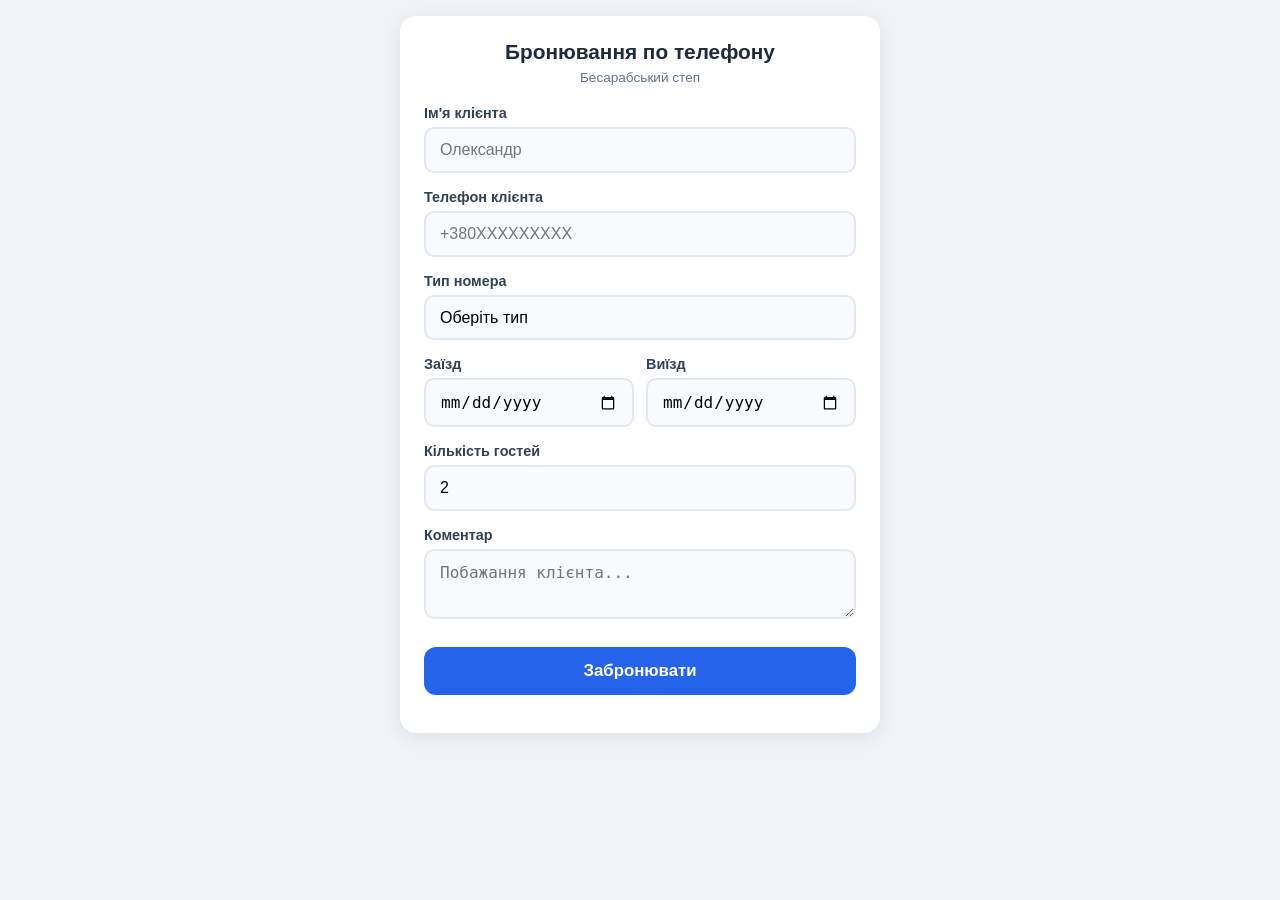
<file: admin.html>
<!DOCTYPE html>
<html lang="uk">
<head>
    <meta charset="UTF-8">
    <meta name="viewport" content="width=device-width, initial-scale=1.0">
    <title>Бронювання — Бесарабський степ</title>
    <style>
        * { margin: 0; padding: 0; box-sizing: border-box; }
        body { font-family: -apple-system, BlinkMacSystemFont, 'Segoe UI', Roboto, sans-serif; background: #f0f4f8; color: #1e293b; padding: 16px; }

        .form-card { max-width: 480px; margin: 0 auto; background: #fff; border-radius: 16px; box-shadow: 0 4px 20px rgba(0,0,0,0.08); padding: 24px; }

        h1 { font-size: 1.3rem; text-align: center; margin-bottom: 6px; color: #1e293b; }
        .subtitle { text-align: center; font-size: 0.85rem; color: #64748b; margin-bottom: 20px; }

        .form-group { margin-bottom: 16px; }
        label { display: block; font-weight: 600; font-size: 0.9rem; margin-bottom: 6px; color: #334155; }

        input, select, textarea {
            width: 100%; padding: 12px 14px; border: 2px solid #e2e8f0; border-radius: 10px;
            font-size: 1rem; background: #f8fafc; transition: border-color 0.2s;
            -webkit-appearance: none;
        }
        input:focus, select:focus, textarea:focus { outline: none; border-color: #2563eb; background: #fff; }

        textarea { resize: vertical; min-height: 70px; }

        .form-row { display: grid; grid-template-columns: 1fr 1fr; gap: 12px; }

        .btn-submit {
            width: 100%; padding: 14px; border: none; border-radius: 12px; background: #2563eb;
            color: #fff; font-size: 1.05rem; font-weight: 700; cursor: pointer; margin-top: 8px;
            transition: background 0.2s;
        }
        .btn-submit:hover { background: #1d4ed8; }
        .btn-submit:disabled { background: #94a3b8; cursor: not-allowed; }

        .status { text-align: center; margin-top: 14px; font-size: 0.9rem; font-weight: 600; }
        .status--ok { color: #16a34a; }
        .status--err { color: #dc2626; }

        .optgroup-label { font-size: 0.8rem; color: #64748b; font-weight: 600; }

        @media (max-width: 400px) {
            body { padding: 10px; }
            .form-card { padding: 18px; }
            .form-row { grid-template-columns: 1fr; }
        }
    </style>
</head>
<body>
    <div class="form-card">
        <h1>Бронювання по телефону</h1>
        <p class="subtitle">Бесарабський степ</p>

        <form id="adminForm">
            <div class="form-group">
                <label for="callerName">Ім'я клієнта</label>
                <input type="text" id="callerName" name="name" placeholder="Олександр" required>
            </div>

            <div class="form-group">
                <label for="callerPhone">Телефон клієнта</label>
                <input type="tel" id="callerPhone" name="phone" placeholder="+380XXXXXXXXX" required>
            </div>

            <div class="form-group">
                <label for="roomType">Тип номера</label>
                <select id="roomType" name="roomType" required>
                    <option value="">Оберіть тип</option>
                    <optgroup label="1 поверх — Сімейні">
                        <option value="family">Сімейний</option>
                        <option value="family-plus">Сімейний+</option>
                        <option value="family-lux">Сімейний Люкс</option>
                    </optgroup>
                    <optgroup label="2 поверх — Сімейні">
                        <option value="family-2">Сімейний 2</option>
                        <option value="family-plus-2">Сімейний+ 2</option>
                    </optgroup>
                    <optgroup label="2 поверх — Люкс (2 кімнати)">
                        <option value="double-lux-1">Люкс 1</option>
                        <option value="double-lux-2">Люкс 2</option>
                    </optgroup>
                </select>
            </div>

            <div class="form-row">
                <div class="form-group">
                    <label for="dateIn">Заїзд</label>
                    <input type="date" id="dateIn" name="dateIn" required>
                </div>
                <div class="form-group">
                    <label for="dateOut">Виїзд</label>
                    <input type="date" id="dateOut" name="dateOut" required>
                </div>
            </div>

            <div class="form-group">
                <label for="guests">Кількість гостей</label>
                <input type="number" id="guests" name="guests" min="1" max="10" value="2" required>
            </div>

            <div class="form-group">
                <label for="comment">Коментар</label>
                <textarea id="comment" name="comment" placeholder="Побажання клієнта..."></textarea>
            </div>

            <button type="submit" class="btn-submit" id="submitBtn">Забронювати</button>
            <div class="status" id="status"></div>
        </form>
    </div>

    <script>
        var SCRIPT_URL = 'https://script.google.com/macros/s/AKfycbzNACUD2FO4cCRQw1IcqdKxRYvsPAdRzA4vy-1d3ErKQbe1HGl76mtzPoUHR_Uu3nKTZw/exec';

        var dateIn = document.getElementById('dateIn');
        var dateOut = document.getElementById('dateOut');
        var today = new Date().toISOString().split('T')[0];
        dateIn.min = today;
        dateOut.min = today;

        dateIn.addEventListener('change', function() {
            var d = new Date(this.value);
            d.setDate(d.getDate() + 1);
            dateOut.min = d.toISOString().split('T')[0];
            if (dateOut.value && dateOut.value < dateOut.min) dateOut.value = dateOut.min;
        });

        document.getElementById('adminForm').addEventListener('submit', function(e) {
            e.preventDefault();

            var btn = document.getElementById('submitBtn');
            var status = document.getElementById('status');
            btn.disabled = true;
            btn.textContent = 'Надсилання...';
            status.textContent = '';
            status.className = 'status';

            var formData = new FormData(this);
            var data = {};
            formData.forEach(function(v, k) { data[k] = v; });

            var iframeName = 'admin_iframe_' + Date.now();
            var iframe = document.createElement('iframe');
            iframe.name = iframeName;
            iframe.style.display = 'none';
            document.body.appendChild(iframe);

            var form = document.createElement('form');
            form.method = 'POST';
            form.action = SCRIPT_URL;
            form.target = iframeName;

            for (var key in data) {
                var input = document.createElement('input');
                input.type = 'hidden';
                input.name = key;
                input.value = data[key] || '';
                form.appendChild(input);
            }

            document.body.appendChild(form);
            form.submit();

            var timeout = setTimeout(function() {
                btn.disabled = false;
                btn.textContent = 'Забронювати';
                status.textContent = 'Заявку надіслано!';
                status.className = 'status status--ok';
                document.getElementById('adminForm').reset();
                dateIn.min = today;
                dateOut.min = today;
            }, 3000);
        });
    </script>
</body>
</html>
</file>
<file: css/style.css>
*, *::before, *::after {
    margin: 0;
    padding: 0;
    box-sizing: border-box;
}

:root {
    --primary: #0891b2;
    --primary-dark: #0e7490;
    --primary-light: #22d3ee;
    --accent: #f59e0b;
    --accent-dark: #d97706;
    --dark: #0f172a;
    --text: #334155;
    --gray: #64748b;
    --light: #f0f9ff;
    --white: #ffffff;
    --bg-dark: #0c4a6e;
    --bg-section: #f0fdfa;
    --shadow: 0 4px 24px -4px rgba(8, 145, 178, 0.12);
    --shadow-lg: 0 12px 40px -8px rgba(8, 145, 178, 0.18);
    --shadow-card: 0 2px 12px rgba(0, 0, 0, 0.06);
    --radius: 16px;
    --radius-sm: 10px;
    --transition: all 0.3s cubic-bezier(0.4, 0, 0.2, 1);
    --gradient-hero: linear-gradient(135deg, #0c4a6e 0%, #0891b2 50%, #06b6d4 100%);
    --gradient-card: linear-gradient(180deg, #ffffff 0%, #f0fdfa 100%);
    --gradient-accent: linear-gradient(135deg, #f59e0b 0%, #f97316 100%);
}

html {
    scroll-behavior: smooth;
}

body {
    font-family: 'Montserrat', sans-serif;
    color: var(--dark);
    line-height: 1.6;
    background: var(--white);
}

.container {
    max-width: 1200px;
    margin: 0 auto;
    padding: 0 20px;
}

.section {
    padding: 80px 0;
}

.section__title {
    font-size: 2.2rem;
    font-weight: 700;
    text-align: center;
    margin-bottom: 50px;
    color: var(--dark);
    min-height: 2.8rem;
    position: relative;
}
}
}

/* Header */
.header {
    position: fixed;
    top: 0;
    left: 0;
    right: 0;
    z-index: 1000;
    background: rgba(255, 255, 255, 0.85);
    backdrop-filter: blur(20px) saturate(180%);
    -webkit-backdrop-filter: blur(20px) saturate(180%);
    border-bottom: 1px solid rgba(8, 145, 178, 0.08);
    transition: var(--transition);
}

.header__inner {
    display: flex;
    align-items: center;
    justify-content: space-between;
    height: 70px;
    gap: 20px;
}

.logo {
    display: flex;
    align-items: center;
    gap: 6px;
    text-decoration: none;
    font-size: 1.1rem;
    font-weight: 700;
    color: var(--primary-dark);
    white-space: nowrap;
    letter-spacing: -0.5px;
    flex-shrink: 0;
}

.logo__icon {
    display: none;
}

.nav {
    display: flex;
    gap: 8px;
    flex: 1;
    justify-content: center;
    flex-wrap: nowrap;
}

.nav__link {
    text-decoration: none;
    color: var(--text);
    font-weight: 500;
    font-size: 0.95rem;
    white-space: nowrap;
    transition: var(--transition);
    padding: 8px 14px;
    border-radius: 8px;
}

.nav__link:hover {
    color: var(--primary);
    background: rgba(8, 145, 178, 0.06);
}
}

.nav__link:hover {
    color: var(--primary);
}

.header__phone {
    display: flex;
    align-items: center;
    gap: 8px;
    text-decoration: none;
    color: var(--white);
    background: var(--gradient-accent);
    padding: 10px 20px;
    border-radius: 30px;
    font-weight: 600;
    font-size: 0.95rem;
    transition: var(--transition);
    flex-shrink: 0;
    box-shadow: 0 2px 8px -2px rgba(245, 158, 11, 0.3);
}

.header__phone:hover {
    transform: translateY(-2px);
    box-shadow: 0 4px 12px -2px rgba(245, 158, 11, 0.4);
}

.burger {
    display: none;
    flex-direction: column;
    gap: 5px;
    background: none;
    border: none;
    cursor: pointer;
    padding: 5px;
}

.burger span {
    width: 25px;
    height: 3px;
    background: var(--dark);
    border-radius: 2px;
    transition: var(--transition);
}

/* Hero */
.hero {
    position: relative;
    min-height: 100vh;
    display: flex;
    align-items: center;
    justify-content: center;
    text-align: center;
    background: url('../images/hero-bessarabia.jpg') no-repeat center center;
    background-size: cover;
    overflow: hidden;
}

.hero::before {
    content: '';
    position: absolute;
    top: 0;
    left: 0;
    right: 0;
    bottom: 0;
    background: linear-gradient(135deg, rgba(8, 145, 178, 0.7) 0%, rgba(12, 74, 110, 0.8) 100%);
}

.hero__content {
    position: relative;
    z-index: 1;
    color: var(--white);
    max-width: 800px;
    padding: 100px 20px;
}

.hero__title {
    font-size: 3.5rem;
    font-weight: 700;
    line-height: 1.2;
    margin-bottom: 20px;
    text-shadow: 0 2px 20px rgba(0, 0, 0, 0.15);
}

.hero__subtitle {
    font-size: 1.25rem;
    margin-bottom: 40px;
    opacity: 0.9;
    font-weight: 400;
    max-width: 600px;
    margin-left: auto;
    margin-right: auto;
}

.hero__buttons {
    display: flex;
    gap: 16px;
    justify-content: center;
    flex-wrap: wrap;
}

/* Buttons */
.btn {
    display: inline-flex;
    align-items: center;
    justify-content: center;
    padding: 14px 32px;
    font-size: 1rem;
    font-weight: 600;
    text-decoration: none;
    border-radius: var(--radius);
    cursor: pointer;
    transition: var(--transition);
    border: 2px solid transparent;
    letter-spacing: 0.01em;
}

.btn--primary {
    background: var(--gradient-accent);
    color: var(--white);
    box-shadow: 0 4px 16px -2px rgba(245, 158, 11, 0.35);
}

.btn--primary:hover {
    transform: translateY(-2px);
    box-shadow: 0 8px 24px -4px rgba(245, 158, 11, 0.45);
}

.btn--outline {
    background: rgba(255, 255, 255, 0.1);
    color: var(--white);
    border-color: rgba(255, 255, 255, 0.3);
    backdrop-filter: blur(8px);
}

.btn--outline:hover {
    background: var(--white);
    color: var(--primary-dark);
    border-color: var(--white);
}

.btn--full {
    width: 100%;
}

/* Floor subtitle */
.floor-subtitle {
    text-align: center;
    font-size: 0.9rem;
    font-weight: 600;
    color: #64748b;
    margin-bottom: 10px;
}

/* Side rooms */
.side-rooms {
    margin-top: 30px;
    padding-top: 25px;
    border-top: 2px solid #e2e8f0;
}

.side-rooms__title {
    text-align: center;
    font-size: 1rem;
    font-weight: 700;
    color: var(--text);
    margin-bottom: 15px;
}

/* Calendars row */
.calendars-row {
    display: grid;
    grid-template-columns: 1fr 1fr 1fr;
    gap: 20px;
    margin-top: 20px;
}

/* Floor tabs */
.floor-tabs {
    display: flex;
    gap: 10px;
    margin: 25px 0 20px;
}

.floor-tab {
    flex: 1;
    padding: 14px 20px;
    border: 2px solid rgba(8, 145, 178, 0.2);
    border-radius: var(--radius);
    background: var(--white);
    color: var(--primary-dark);
    font-weight: 600;
    font-size: 0.95rem;
    cursor: pointer;
    transition: var(--transition);
}

.floor-tab:hover {
    background: rgba(8, 145, 178, 0.04);
    border-color: var(--primary);
}

.floor-tab--active {
    background: var(--primary);
    color: var(--white);
    border-color: var(--primary);
    box-shadow: 0 4px 12px -2px rgba(8, 145, 178, 0.3);
}

/* Calendar */
.calendar {
    background: var(--white);
    border-radius: var(--radius);
    box-shadow: var(--shadow-card);
    overflow: hidden;
    border: 1px solid rgba(8, 145, 178, 0.06);
}

.calendar__type-name {
    text-align: center;
    font-size: 0.95rem;
    font-weight: 700;
    padding: 12px 0 0;
    color: var(--dark);
}

.calendar__header {
    display: flex;
    align-items: center;
    justify-content: space-between;
    padding: 16px 20px;
    background: var(--gradient-hero);
    color: var(--white);
}

.calendar__day--booked {
    background: #fecaca;
    color: #991b1b;
    font-weight: 600;
}

.calendar__month {
    font-size: 1.2rem;
    font-weight: 600;
}

.calendar__nav {
    background: rgba(255, 255, 255, 0.2);
    border: none;
    color: var(--white);
    width: 35px;
    height: 35px;
    border-radius: 50%;
    cursor: pointer;
    font-size: 1rem;
    transition: var(--transition);
    display: flex;
    align-items: center;
    justify-content: center;
}

.calendar__nav:hover {
    background: rgba(255, 255, 255, 0.3);
}

.calendar__weekdays {
    display: grid;
    grid-template-columns: repeat(7, 1fr);
    background: var(--light);
    padding: 10px 0;
}

.calendar__weekdays div {
    text-align: center;
    font-size: 0.75rem;
    font-weight: 600;
    color: var(--gray);
    text-transform: uppercase;
}

.calendar__days {
    display: grid;
    grid-template-columns: repeat(7, 1fr);
    gap: 2px;
    padding: 10px;
}

.calendar__day {
    aspect-ratio: 1;
    display: flex;
    align-items: center;
    justify-content: center;
    border-radius: 8px;
    font-size: 0.9rem;
    font-weight: 500;
    cursor: default;
    transition: var(--transition);
}

.calendar__day--empty {
    cursor: default;
}

.calendar__day--today {
    border: 2px solid var(--primary);
    font-weight: 700;
}

.calendar__day--free {
    background: #dcfce7;
    color: #166534;
}

.calendar__day--booked {
    background: #fecaca;
    color: #991b1b;
    font-weight: 600;
}

.calendar__day--past {
    color: #cbd5e1;
    background: #f8fafc;
}

/* Modal */
.modal-overlay {
    position: fixed;
    top: 0;
    left: 0;
    right: 0;
    bottom: 0;
    background: rgba(15, 23, 42, 0.6);
    backdrop-filter: blur(8px);
    display: none;
    align-items: center;
    justify-content: center;
    z-index: 9999;
    padding: 20px;
    animation: fadeIn 0.3s ease;
}

.modal-overlay.active {
    display: flex;
}

.modal {
    background: var(--white);
    border-radius: var(--radius);
    padding: 36px 28px;
    max-width: 400px;
    width: 100%;
    text-align: center;
    box-shadow: 0 24px 64px rgba(0, 0, 0, 0.2);
    animation: slideUp 0.3s ease;
    position: relative;
}

.modal__icon {
    font-size: 4rem;
    margin-bottom: 15px;
}

.modal__title {
    font-size: 1.4rem;
    font-weight: 700;
    margin-bottom: 10px;
}

.modal__text {
    font-size: 1rem;
    color: var(--gray);
    margin-bottom: 25px;
    line-height: 1.6;
}

.modal__btn {
    display: inline-block;
    padding: 12px 40px;
    background: var(--primary);
    color: var(--white);
    border: none;
    border-radius: 30px;
    font-size: 1rem;
    font-weight: 600;
    cursor: pointer;
    transition: var(--transition);
}

.modal__btn:hover {
    background: var(--primary-dark);
    transform: translateY(-2px);
}

.modal--success .modal__title {
    color: #166534;
}

.modal--error .modal__title {
    color: #991b1b;
}

.modal--conflict {
    max-width: 520px;
}

.modal__title--conflict {
    color: #991b1b;
    font-size: 1.3rem;
}

.modal__hint {
    font-size: 0.9rem;
    color: var(--gray);
    margin-bottom: 20px;
    font-style: italic;
}

.conflict-table {
    width: 100%;
    border-collapse: collapse;
    margin: 15px 0;
    font-size: 0.9rem;
}

.conflict-table th {
    background: #fecaca;
    color: #991b1b;
    padding: 10px 12px;
    text-align: left;
    font-weight: 600;
    border-bottom: 2px solid #fca5a5;
}

.conflict-table td {
    padding: 10px 12px;
    border-bottom: 1px solid #f1f5f9;
    color: var(--dark);
}

.conflict-table tr:last-child td {
    border-bottom: none;
}

.conflict-table tr:nth-child(even) {
    background: #fef2f2;
}

@keyframes fadeIn {
    from { opacity: 0; }
    to { opacity: 1; }
}

@keyframes slideUp {
    from { transform: translateY(30px); opacity: 0; }
    to { transform: translateY(0); opacity: 1; }
}

/* About */
.about__grid {
    display: grid;
    gap: 50px;
    align-items: start;
}

.about__text p {
    font-size: 1.1rem;
    color: var(--gray);
    margin-bottom: 20px;
}

.about__features {
    display: grid;
    grid-template-columns: repeat(2, 1fr);
    gap: 30px;
}

.feature {
    padding: 25px;
    background: var(--light);
    border-radius: var(--radius);
    text-align: center;
    transition: var(--transition);
}

.feature:hover {
    transform: translateY(-5px);
    box-shadow: var(--shadow-lg);
}

.feature__icon {
    font-size: 2.5rem;
    margin-bottom: 15px;
}

.feature__title {
    font-size: 1.1rem;
    font-weight: 600;
    margin-bottom: 10px;
}

.feature__text {
    font-size: 0.9rem;
    color: var(--gray);
}

/* Rooms */
.rooms__grid {
    display: grid;
    grid-template-columns: repeat(3, 1fr);
    gap: 30px;
}

.room-card {
    background: var(--gradient-card);
    border-radius: var(--radius);
    overflow: hidden;
    box-shadow: var(--shadow-card);
    transition: var(--transition);
    border: 1px solid rgba(8, 145, 178, 0.08);
}

.room-card:hover {
    transform: translateY(-6px);
    box-shadow: var(--shadow-lg);
}

.room-card__image {
    height: 200px;
    background: var(--gradient-hero);
    display: flex;
    align-items: center;
    justify-content: center;
    position: relative;
    overflow: hidden;
}

.room-card__image::after {
    content: '';
    position: absolute;
    bottom: 0;
    left: 0;
    right: 0;
    height: 40px;
    background: linear-gradient(transparent, rgba(255,255,255,0.1));
}

.room-card__placeholder {
    font-size: 4rem;
    filter: drop-shadow(0 2px 8px rgba(0,0,0,0.15));
}

.room-card__content {
    padding: 24px;
}

.room-card__title {
    font-size: 1.25rem;
    font-weight: 700;
    margin-bottom: 8px;
    color: var(--dark);
}

.room-card__description {
    font-size: 0.9rem;
    color: var(--gray);
    margin-bottom: 16px;
    line-height: 1.6;
}

.room-card__features {
    display: flex;
    gap: 8px;
    margin-bottom: 20px;
    list-style: none;
    flex-wrap: wrap;
}

.room-card__features li {
    font-size: 0.8rem;
    color: var(--primary-dark);
    padding: 5px 12px;
    background: rgba(8, 145, 178, 0.06);
    border-radius: 20px;
    font-weight: 500;
}

.room-card__price {
    font-size: 1.4rem;
    font-weight: 700;
    color: var(--primary-dark);
}

.room-card__price span {
    font-size: 0.85rem;
    font-weight: 400;
    color: var(--gray);
}

/* Layout / Floor Plan */
.layout {
    background: var(--bg-section);
}

.layout__subtitle {
    text-align: center;
    color: var(--gray);
    font-size: 1.05rem;
    margin-bottom: 30px;
}

/* Два поверхи поруч */
.plan-floors {
    display: flex;
    justify-content: center;
    gap: 50px;
    flex-wrap: wrap;
}

/* Один поверх */
.plan-floor {
    text-align: center;
}

.plan-floor__title {
    font-size: 1rem;
    color: var(--dark);
    margin-bottom: 15px;
    font-weight: 600;
}

/* Форма П */
.plan-p {
    position: relative;
    width: 220px;
    height: 180px;
}

/* Ліве крило */
.plan-p__left {
    position: absolute;
    left: 0;
    top: 0;
    width: 50px;
    height: 100%;
    background: var(--white);
    border: 3px solid var(--dark);
    border-radius: 6px;
    display: flex;
    align-items: center;
    justify-content: center;
    transition: background 0.3s;
}

.plan-p__left span {
    writing-mode: vertical-rl;
    text-orientation: mixed;
    font-size: 0.75rem;
    font-weight: 600;
    color: var(--dark);
}

/* Верхня частина (поперечина) */
.plan-p__top {
    position: absolute;
    left: 50px;
    top: 0;
    right: 50px;
    height: 50px;
    background: var(--white);
    border: 3px solid var(--dark);
    border-radius: 6px;
    display: flex;
    align-items: center;
    justify-content: center;
    transition: background 0.3s;
}

.plan-p__top--split {
    padding: 0;
    gap: 0;
}

.plan-p__top--split .plan-p__room {
    flex: 1;
    height: 100%;
    display: flex;
    align-items: center;
    justify-content: center;
    background: var(--white);
    transition: background 0.3s;
}

.plan-p__top--split .plan-p__room:first-child {
    border-right: 2px dashed #94a3b8;
    border-radius: 6px 0 0 6px;
}

.plan-p__top--split .plan-p__room:last-child {
    border-radius: 0 6px 6px 0;
}

.plan-p__top--split .plan-p__room.booked {
    background: #fecaca;
}

.plan-p__top--split .plan-p__room.booked span {
    color: #991b1b;
}

.plan-p__top span {
    font-size: 0.75rem;
    font-weight: 600;
    color: var(--dark);
}

/* Праве крило */
.plan-p__right {
    position: absolute;
    right: 0;
    top: 0;
    width: 50px;
    height: 100%;
    background: var(--white);
    border: 3px solid var(--dark);
    border-radius: 6px;
    display: flex;
    align-items: center;
    justify-content: center;
    transition: background 0.3s;
}

.plan-p__right span {
    writing-mode: vertical-rl;
    text-orientation: mixed;
    font-size: 0.75rem;
    font-weight: 600;
    color: var(--dark);
}

/* Заброньовано — червоний */
.plan-p__left.booked,
.plan-p__top.booked,
.plan-p__right.booked {
    background: #fecaca;
    border-color: #dc2626;
}

.plan-p__left.booked span,
.plan-p__top.booked span,
.plan-p__right.booked span {
    color: #991b1b;
}

/* Gallery */
.gallery__filters {
    display: flex;
    justify-content: center;
    gap: 15px;
    margin-bottom: 40px;
    flex-wrap: wrap;
}

.gallery__filter {
    padding: 10px 25px;
    background: var(--light);
    border: none;
    border-radius: 25px;
    cursor: pointer;
    font-weight: 500;
    transition: var(--transition);
}

.gallery__filter:hover,
.gallery__filter.active {
    background: var(--primary);
    color: var(--white);
}

.gallery__grid {
    display: grid;
    grid-template-columns: repeat(4, 1fr);
    gap: 20px;
}

.gallery__item {
    position: relative;
    border-radius: var(--radius);
    overflow: hidden;
    cursor: pointer;
    aspect-ratio: 4/3;
    transition: var(--transition);
}

.gallery__item.hidden {
    display: none;
}

.gallery__item:hover {
    transform: scale(1.03);
    box-shadow: var(--shadow-lg);
}

.gallery__item img {
    width: 100%;
    height: 100%;
    object-fit: cover;
    transition: var(--transition);
}

.gallery__item:hover img {
    transform: scale(1.05);
}

.gallery__caption {
    position: absolute;
    bottom: 0;
    left: 0;
    right: 0;
    padding: 15px;
    background: linear-gradient(transparent, rgba(0, 0, 0, 0.7));
    color: var(--white);
    font-weight: 500;
    opacity: 0;
    transition: var(--transition);
}

.gallery__item:hover .gallery__caption {
    opacity: 1;
}

/* Booking */
.booking__wrapper {
    display: grid;
    grid-template-columns: 1fr 1fr;
    gap: 50px;
    align-items: start;
}

.booking__info h3 {
    font-size: 1.5rem;
    margin-bottom: 25px;
}

.booking__steps {
    list-style: none;
    counter-reset: step;
    margin-bottom: 30px;
}

.booking__steps li {
    counter-increment: step;
    padding: 15px 0 15px 60px;
    position: relative;
    font-size: 1rem;
    color: var(--gray);
}

.booking__steps li::before {
    content: counter(step);
    position: absolute;
    left: 0;
    width: 40px;
    height: 40px;
    background: var(--primary);
    color: var(--white);
    border-radius: 50%;
    display: flex;
    align-items: center;
    justify-content: center;
    font-weight: 700;
}

.booking__contacts {
    padding: 20px;
    background: var(--light);
    border-radius: var(--radius);
}

.booking__contacts p {
    margin-bottom: 10px;
}

.booking__contacts a {
    color: var(--primary);
    text-decoration: none;
    font-weight: 500;
}

.booking__contacts a:hover {
    text-decoration: underline;
}

/* Form */
.booking__form {
    padding: 30px;
    background: var(--white);
    border-radius: var(--radius);
    box-shadow: var(--shadow-lg);
}

.form__group {
    margin-bottom: 20px;
}

.form__group label {
    display: block;
    margin-bottom: 8px;
    font-weight: 500;
    color: var(--dark);
}

.form__group input,
.form__group select,
.form__group textarea {
    width: 100%;
    padding: 12px 16px;
    border: 1.5px solid rgba(8, 145, 178, 0.15);
    border-radius: var(--radius-sm);
    font-size: 0.95rem;
    font-family: inherit;
    transition: var(--transition);
    background: var(--white);
    color: var(--dark);
}

.form__group input:focus,
.form__group select:focus,
.form__group textarea:focus {
    outline: none;
    border-color: var(--primary);
    box-shadow: 0 0 0 3px rgba(8, 145, 178, 0.1);
}

.phone-input {
    display: flex;
    align-items: center;
    border: 1.5px solid rgba(8, 145, 178, 0.15);
    border-radius: var(--radius-sm);
    overflow: hidden;
    transition: var(--transition);
    background: var(--white);
}

.phone-input:focus-within {
    border-color: var(--primary);
    box-shadow: 0 0 0 3px rgba(8, 145, 178, 0.1);
}

.phone-input__prefix {
    padding: 12px 12px 12px 16px;
    background: rgba(8, 145, 178, 0.06);
    color: var(--dark);
    font-weight: 600;
    font-size: 0.95rem;
    border-right: 1.5px solid rgba(8, 145, 178, 0.15);
    user-select: none;
}

.phone-input input {
    border: none !important;
    box-shadow: none !important;
    padding-left: 12px;
}

.phone-input input:focus {
    border: none !important;
    box-shadow: none !important;
}

.form__row {
    display: grid;
    grid-template-columns: 1fr 1fr;
    gap: 20px;
}

/* Map */
.map__wrapper {
    display: grid;
    grid-template-columns: 1fr 1fr;
    gap: 40px;
}

.map__info h3 {
    font-size: 1.2rem;
    margin-bottom: 15px;
    margin-top: 25px;
}

.map__info h3:first-child {
    margin-top: 0;
}

.map__info p {
    color: var(--gray);
    margin-bottom: 10px;
}

.map__iframe {
    border-radius: var(--radius);
    overflow: hidden;
    box-shadow: var(--shadow);
}

.map__iframe iframe {
    display: block;
}

/* Contacts */
.contacts__grid {
    display: grid;
    grid-template-columns: repeat(4, 1fr);
    gap: 30px;
}

.contact-card {
    text-align: center;
    padding: 30px 20px;
    background: var(--light);
    border-radius: var(--radius);
    transition: var(--transition);
}

.contact-card:hover {
    transform: translateY(-5px);
    box-shadow: var(--shadow-lg);
}

.contact-card__icon {
    font-size: 2.5rem;
    margin-bottom: 15px;
}

.contact-card__title {
    font-size: 1rem;
    margin-bottom: 10px;
}

.contact-card__value {
    color: var(--primary);
    text-decoration: none;
    font-weight: 500;
}

.contact-card__value:hover {
    text-decoration: underline;
}

/* Checkpoint */
.checkpoint {
    background: linear-gradient(135deg, #0f172a 0%, #1e293b 100%);
}

.checkpoint .checkpoint__section p,
.checkpoint .checkpoint__section li {
    color: #cbd5e1;
}

.checkpoint__card {
    background: rgba(30, 41, 59, 0.5);
    border: 1px solid rgba(245, 158, 11, 0.3);
    border-radius: var(--radius);
    overflow: hidden;
    box-shadow: 0 10px 40px rgba(0, 0, 0, 0.2);
    backdrop-filter: blur(10px);
}

.checkpoint__header {
    background: var(--gradient-accent);
    padding: 30px;
    text-align: center;
}

.checkpoint__icon {
    font-size: 3rem;
    display: block;
    margin-bottom: 10px;
}

.checkpoint__title {
    font-size: 1.8rem;
    color: #fff;
    margin-bottom: 10px;
}

.checkpoint__warning {
    display: inline-block;
    background: rgba(255, 255, 255, 0.2);
    color: #fff;
    padding: 8px 20px;
    border-radius: 30px;
    font-size: 1.1rem;
    font-weight: 700;
    backdrop-filter: blur(5px);
}

.checkpoint__body {
    padding: 30px;
}

.checkpoint__alert {
    background: rgba(255, 107, 107, 0.15);
    border-left: 4px solid #ff6b6b;
    color: #ff6b6b;
    padding: 15px 20px;
    border-radius: 0 10px 10px 0;
    margin-bottom: 25px;
    font-size: 1.05rem;
    line-height: 1.6;
}

.checkpoint__section {
    margin-bottom: 25px;
}

.checkpoint__section h3 {
    color: var(--accent);
    font-size: 1.2rem;
    margin-bottom: 12px;
}

.checkpoint__section ul,
.checkpoint__section ol {
    color: var(--text);
    padding-left: 20px;
    line-height: 1.8;
}

.checkpoint__section li {
    margin-bottom: 8px;
}

.checkpoint__section li a {
    color: var(--accent);
    text-decoration: none;
}

.checkpoint__section li a:hover {
    text-decoration: underline;
}

.checkpoint__section--highlight {
    background: rgba(212, 175, 55, 0.08);
    padding: 25px;
    border-radius: 15px;
    border: 1px solid rgba(212, 175, 55, 0.2);
}

.checkpoint__section--highlight h3 {
    color: #fff;
}

.checkpoint__contacts {
    background: rgba(255, 255, 255, 0.05);
    padding: 20px;
    border-radius: 15px;
    border-top: 1px solid rgba(255, 255, 255, 0.1);
}

.checkpoint__contacts h3 {
    color: #fff;
    margin-bottom: 10px;
}

.checkpoint__contacts p {
    color: var(--text);
    margin-bottom: 5px;
    font-size: 0.95rem;
}

.checkpoint__contacts a {
    color: var(--accent);
    text-decoration: none;
}

.checkpoint__contacts a:hover {
    text-decoration: underline;
}

/* Reviews */
.reviews {
    background: var(--bg-alt);
}

.reviews__slider {
    position: relative;
    overflow: hidden;
    max-width: 800px;
    margin: 0 auto;
}

.reviews__track {
    display: flex;
    transition: transform 0.4s ease;
}

.review-card {
    min-width: 100%;
    padding: 30px;
    background: var(--card-bg);
    border-radius: 15px;
    border: 1px solid var(--border);
    text-align: center;
}

.review-card__stars {
    color: #f59e0b;
    font-size: 1.3rem;
    margin-bottom: 12px;
}

.review-card__text {
    font-size: 1.05rem;
    line-height: 1.7;
    color: var(--text);
    margin-bottom: 15px;
    font-style: italic;
}

.review-card__author {
    font-weight: 600;
    color: var(--heading);
}

.review-card__date {
    font-size: 0.85rem;
    color: var(--text-secondary);
    margin-top: 5px;
}

.reviews__nav {
    display: flex;
    align-items: center;
    justify-content: center;
    gap: 15px;
    margin-top: 20px;
}

.reviews__arrow {
    background: var(--primary);
    color: #fff;
    border: none;
    width: 40px;
    height: 40px;
    border-radius: 50%;
    font-size: 1.2rem;
    cursor: pointer;
    transition: background 0.3s;
}

.reviews__arrow:hover {
    background: var(--primary-dark);
}

.reviews__dots {
    display: flex;
    gap: 8px;
}

.reviews__dot {
    width: 10px;
    height: 10px;
    border-radius: 50%;
    background: var(--border);
    border: none;
    cursor: pointer;
    transition: background 0.3s;
}

.reviews__dot.active {
    background: var(--primary);
}

/* Language Switcher */
.lang-switcher {
    display: flex;
    gap: 4px;
    margin-right: 10px;
    flex-shrink: 0;
}

.lang-btn {
    background: transparent;
    color: var(--text-secondary);
    border: 1px solid var(--border);
    padding: 4px 10px;
    border-radius: 6px;
    font-size: 0.85rem;
    font-weight: 600;
    cursor: pointer;
    transition: all 0.3s;
}

.lang-btn.active {
    background: var(--primary);
    color: #fff;
    border-color: var(--primary);
}

/* Footer */
.footer {
    background: linear-gradient(180deg, #0c4a6e 0%, #083344 100%);
    color: var(--white);
    padding-top: 60px;
}

.footer__inner {
    display: flex;
    justify-content: space-between;
    align-items: start;
    flex-wrap: wrap;
    gap: 40px;
    padding-bottom: 40px;
    border-bottom: 1px solid rgba(255, 255, 255, 0.08);
}

.footer__brand .logo {
    color: var(--white);
    margin-bottom: 10px;
}

.footer__tagline {
    color: rgba(255, 255, 255, 0.5);
    font-size: 0.9rem;
}

.footer__nav {
    display: flex;
    flex-direction: column;
    gap: 12px;
}

.footer__nav a {
    color: rgba(255, 255, 255, 0.7);
    text-decoration: none;
    transition: var(--transition);
}

.footer__nav a:hover {
    color: var(--white);
}

.footer__social {
    display: flex;
    gap: 15px;
}

.footer__social-link {
    display: flex;
    align-items: center;
    justify-content: center;
    width: 45px;
    height: 45px;
    background: rgba(255, 255, 255, 0.1);
    border-radius: 50%;
    font-size: 1.3rem;
    text-decoration: none;
    transition: var(--transition);
}

.footer__social-link:hover {
    background: var(--primary);
    transform: translateY(-3px);
}

.footer__bottom {
    padding: 20px 0;
    text-align: center;
    color: rgba(255, 255, 255, 0.5);
    font-size: 0.9rem;
}

/* Responsive */
@media (max-width: 1024px) {
    .rooms__grid {
        grid-template-columns: repeat(2, 1fr);
    }
    
    .gallery__grid {
        grid-template-columns: repeat(3, 1fr);
    }
    
    .contacts__grid {
        grid-template-columns: repeat(2, 1fr);
    }
}

@media (max-width: 768px) {
    .nav {
        position: fixed;
        top: 70px;
        left: 0;
        right: 0;
        background: var(--white);
        flex-direction: column;
        align-items: center;
        padding: 30px;
        gap: 20px;
        transform: translateY(-150%);
        transition: var(--transition);
        box-shadow: var(--shadow);
    }
    
    .nav.active {
        transform: translateY(0);
    }
    
    .header__phone {
        display: none;
    }

    .lang-switcher {
        margin-right: 0;
    }

    .lang-btn {
        padding: 3px 7px;
        font-size: 0.75rem;
    }

    .burger {
        display: flex;
    }
    
    .burger.active span:nth-child(1) {
        transform: rotate(45deg) translate(5px, 5px);
    }
    
    .burger.active span:nth-child(2) {
        opacity: 0;
    }
    
    .burger.active span:nth-child(3) {
        transform: rotate(-45deg) translate(7px, -6px);
    }
    
    .hero__title {
        font-size: 2.5rem;
    }
    
    .hero__subtitle {
        font-size: 1.1rem;
    }
    
    .about__features {
        grid-template-columns: 1fr;
    }
    
    .rooms__grid {
        grid-template-columns: 1fr;
    }
    
    .gallery__grid {
        grid-template-columns: repeat(2, 1fr);
    }
    
    .booking__wrapper {
        grid-template-columns: 1fr;
    }
    
    .map__wrapper {
        grid-template-columns: 1fr;
    }
    
    .checkpoint__title {
        font-size: 1.4rem;
    }

    .plan__shape {
        grid-template-columns: 1fr;
        grid-template-rows: auto auto auto;
        min-height: auto;
    }

    .plan__wing:first-child {
        grid-column: 1;
        grid-row: 1;
        border-right: none;
        border-bottom: 3px solid var(--dark);
    }

    .plan__wing:last-child {
        grid-column: 1;
        grid-row: 3;
        border-left: none;
        border-top: 3px solid var(--dark);
    }

    .plan__wing-rooms {
        flex-direction: row;
    }

    .plan__middle {
        grid-column: 1;
        grid-row: 2;
    }

    .plan__bridge-rooms {
        flex-direction: row;
    }
    
    .checkpoint__body {
        padding: 20px;
    }
    
    .checkpoint__section--highlight {
        padding: 15px;
    }
    
    .contacts__grid {
        grid-template-columns: 1fr;
    }

    .form__row {
        grid-template-columns: 1fr;
    }

    .calendars-row {
        grid-template-columns: 1fr;
        gap: 15px;
        max-width: 400px;
        margin-left: auto;
        margin-right: auto;
    }

    .floor-tabs {
        flex-direction: column;
    }

    .footer__inner {
        flex-direction: column;
        align-items: center;
        text-align: center;
    }
    
    .footer__nav {
        flex-direction: row;
        flex-wrap: wrap;
        justify-content: center;
    }
}

@media (max-width: 480px) {
    .section {
        padding: 60px 0;
    }
    
    .section__title {
        font-size: 1.8rem;
    }
    
    .hero__title {
        font-size: 2rem;
    }
    
    .gallery__grid {
        grid-template-columns: 1fr;
    }
    
    .calendar__type-name {
        font-size: 0.9rem;
    }

    .calendar__header {
        padding: 14px;
    }

    .calendar__month {
        font-size: 1rem;
    }
}

/* Reviews Add Button */
.reviews__add {
    text-align: center;
    margin-top: 25px;
}

/* Review Form Modal */
.modal--review {
    max-width: 480px;
    position: relative;
}

.modal__close {
    position: absolute;
    top: 12px;
    right: 16px;
    background: none;
    border: none;
    font-size: 1.8rem;
    color: var(--gray);
    cursor: pointer;
    line-height: 1;
    z-index: 1;
}

.modal__close:hover {
    color: var(--dark);
}

.review-form .form__group {
    margin-bottom: 16px;
}

.review-form label {
    display: block;
    margin-bottom: 6px;
    font-weight: 600;
    font-size: 0.9rem;
    color: var(--dark);
}

.review-form input[type="text"],
.review-form textarea {
    width: 100%;
    padding: 10px 14px;
    border: 1px solid var(--border);
    border-radius: 8px;
    font-family: inherit;
    font-size: 0.95rem;
    transition: var(--transition);
}

.review-form input[type="text"]:focus,
.review-form textarea:focus {
    outline: none;
    border-color: var(--primary);
    box-shadow: 0 0 0 3px rgba(26, 115, 232, 0.15);
}

.review-form textarea {
    resize: vertical;
    min-height: 80px;
}

/* Star Rating */
.star-rating {
    display: flex;
    gap: 4px;
    direction: rtl;
    justify-content: flex-end;
}

.star-rating .star {
    font-size: 1.8rem;
    color: #d1d5db;
    cursor: pointer;
    transition: color 0.2s;
    user-select: none;
}

.star-rating .star:hover,
.star-rating .star.active {
    color: #f59e0b;
}

/* Review Success */
.review-form__success {
    text-align: center;
    padding: 30px 20px;
}

.review-form__success-icon {
    width: 60px;
    height: 60px;
    background: #dcfce7;
    color: #16a34a;
    border-radius: 50%;
    display: flex;
    align-items: center;
    justify-content: center;
    font-size: 1.8rem;
    margin: 0 auto 16px;
}

.review-form__success p {
    color: var(--text);
    font-size: 1rem;
}

/* Booking Total */
.booking__total {
    background: var(--light);
    border: 2px solid var(--primary);
    border-radius: var(--radius);
    padding: 16px 20px;
    margin-bottom: 16px;
}

.booking__total-row {
    display: flex;
    justify-content: space-between;
    padding: 6px 0;
    font-size: 0.95rem;
    color: var(--text);
}

.booking__total-row--sum {
    border-top: 2px solid var(--primary);
    margin-top: 8px;
    padding-top: 12px;
    font-size: 1.15rem;
    font-weight: 700;
    color: var(--primary);
}

.booking__total-note {
    text-align: center;
    font-size: 0.85rem;
    color: var(--gray);
    margin-top: 10px;
    font-style: italic;
}
</file>
